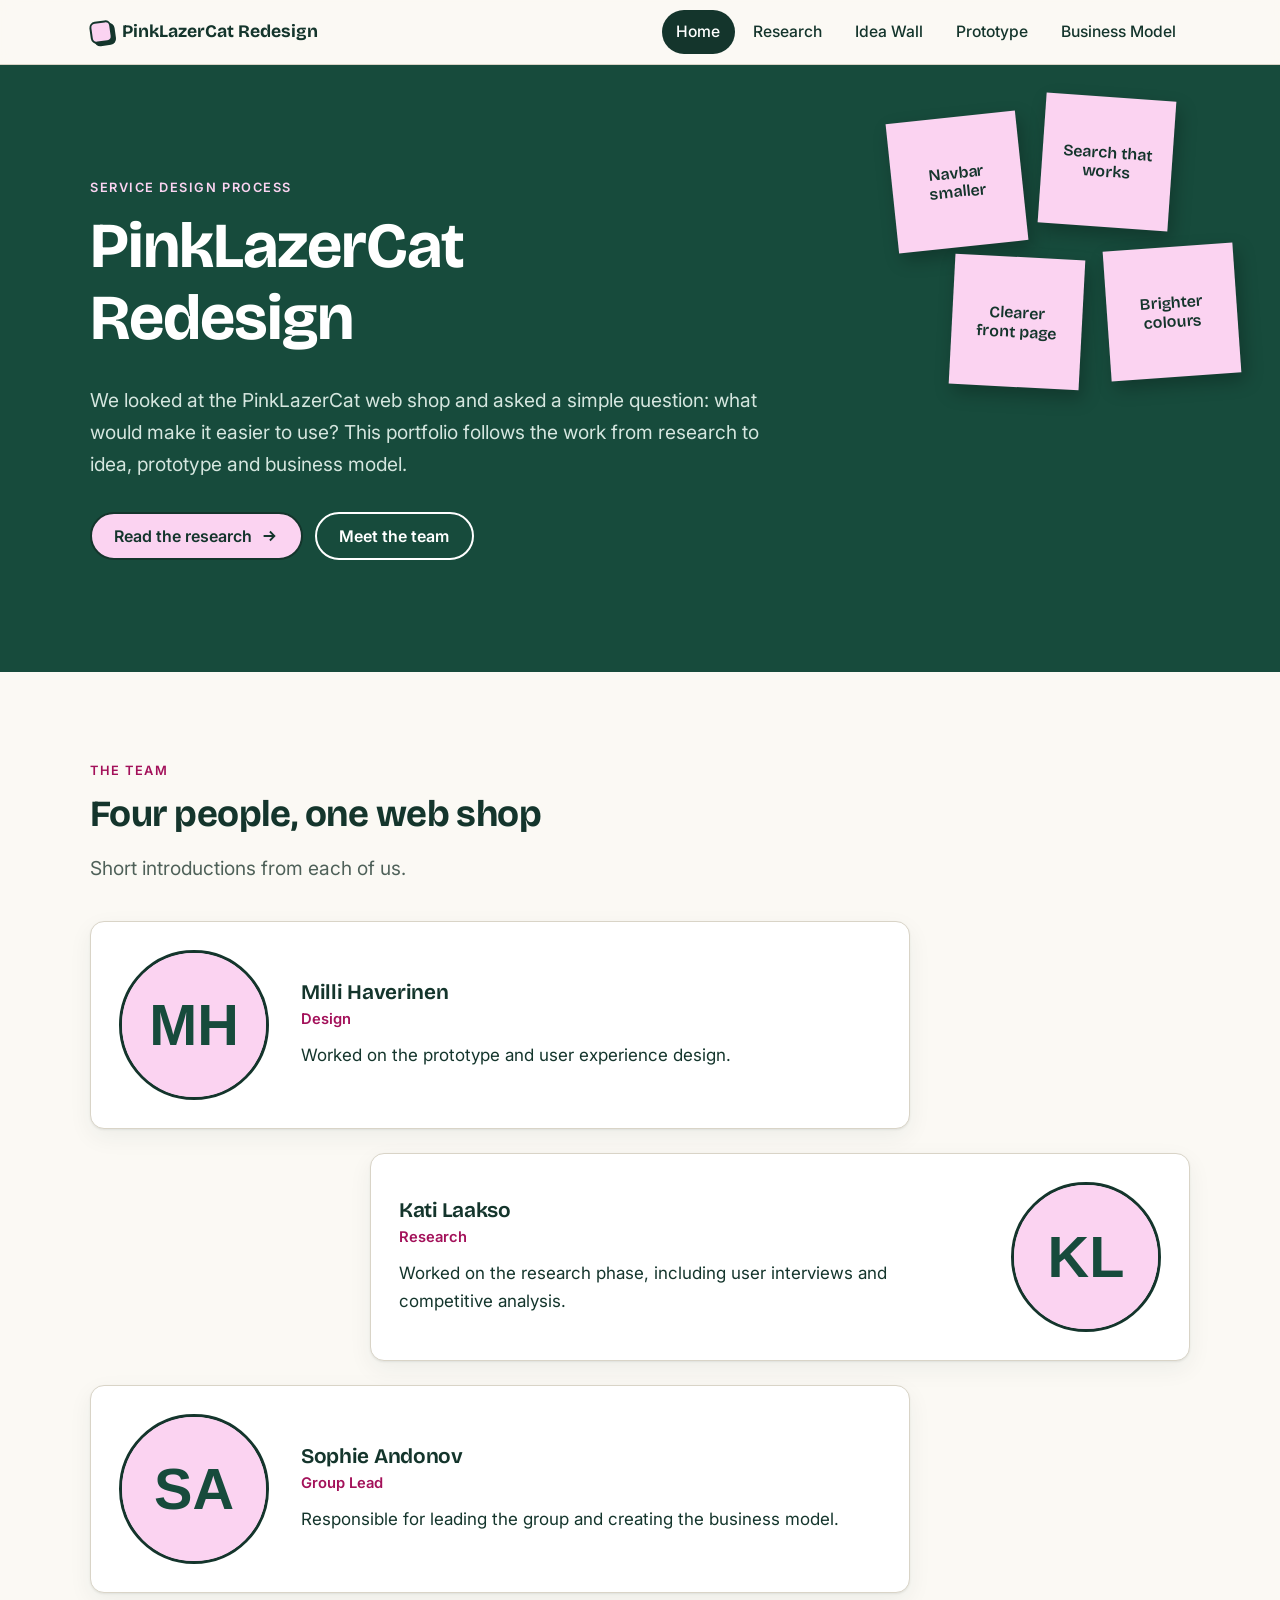
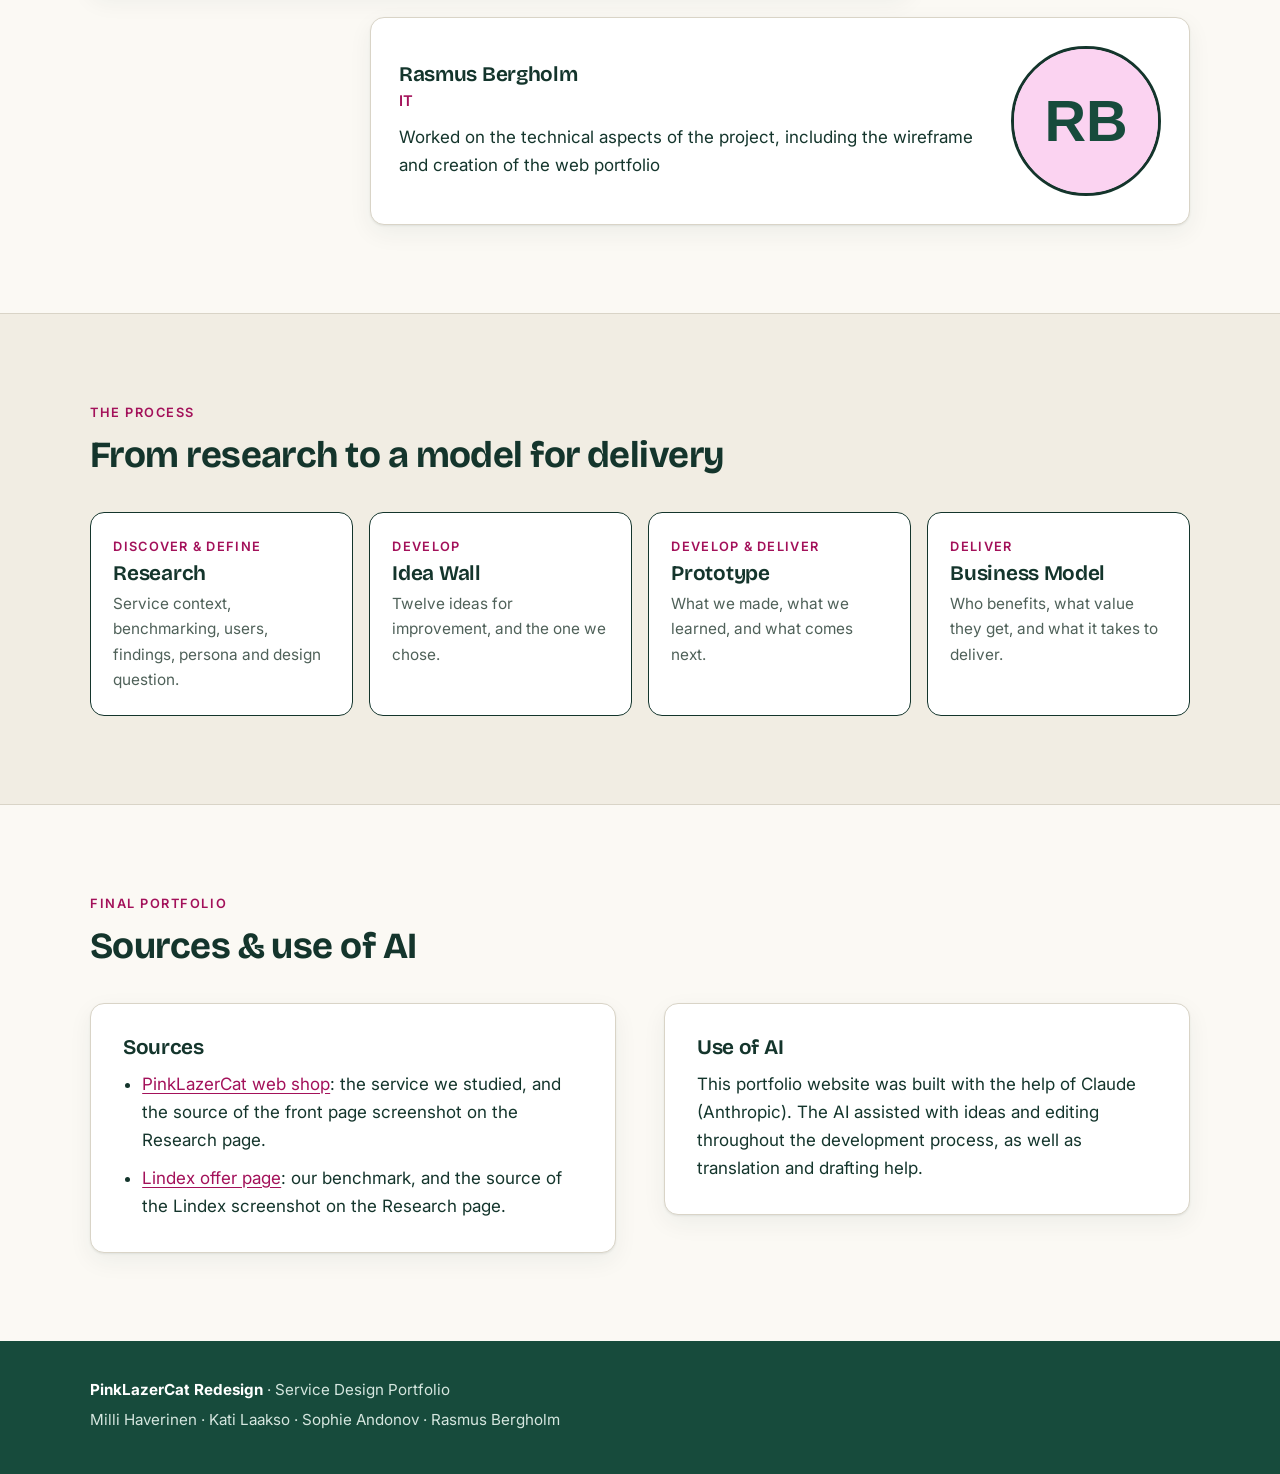
<file: index.html>
<!doctype html>
<html lang="en">
<head>
  <meta charset="utf-8">
  <meta name="viewport" content="width=device-width, initial-scale=1">
  <title>PinkLazerCat Redesign · Service Design Portfolio</title>
  <meta name="description" content="A service design portfolio: how our team looked at the PinkLazerCat web shop and proposed changes to make it easier to use.">
  <link rel="icon" href="images/favicon.svg" type="image/svg+xml">
  <link rel="preconnect" href="https://fonts.googleapis.com">
  <link rel="preconnect" href="https://fonts.gstatic.com" crossorigin>
  <link rel="stylesheet" href="https://fonts.googleapis.com/css2?family=Bricolage+Grotesque:opsz,wght@12..96,500..800&family=Inter:wght@400;500;600&display=swap">
  <link rel="stylesheet" href="css/style.css">
  <script>document.documentElement.classList.add('js')</script>
  <script src="js/main.js" defer></script>
</head>
<body>
  <a class="skip-link" href="#main">Skip to content</a>

  <header class="site-header">
    <div class="container header-inner">
      <a class="brand" href="index.html"><span class="brand-mark" aria-hidden="true"></span>PinkLazerCat Redesign</a>
      <button class="nav-toggle" type="button" aria-expanded="false" aria-controls="site-nav">
        <span class="sr-only">Menu</span><span class="bars" aria-hidden="true"></span>
      </button>
      <nav id="site-nav" class="site-nav" aria-label="Main">
        <ul>
          <li><a href="index.html" aria-current="page">Home</a></li>
          <li><a href="research.html">Research</a></li>
          <li><a href="ideas.html">Idea Wall</a></li>
          <li><a href="prototype.html">Prototype</a></li>
          <li><a href="business-model.html">Business Model</a></li>
        </ul>
      </nav>
    </div>
  </header>

  <main id="main">

    <!-- Hero: short project intro comes BEFORE the team -->
    <section class="hero">
      <div class="container">
        <p class="eyebrow">Service design process</p>
        <h1>PinkLazerCat Redesign</h1>
        <p class="lede">We looked at the PinkLazerCat web shop and asked a simple question: what would make it easier to use? This portfolio follows the work from research to idea, prototype and business model.</p>
        <div class="hero-actions">
          <a class="btn" href="research.html">Read the research
            <svg viewBox="0 0 20 20" fill="none" stroke="currentColor" stroke-width="2" aria-hidden="true"><path d="M4 10h12M11 5l5 5-5 5"/></svg>
          </a>
          <a class="btn btn--light" href="#team">Meet the team</a>
        </div>
      </div>
      <div class="hero-notes" aria-hidden="true">
        <span>Navbar smaller</span>
        <span>Search that works</span>
        <span>Clearer front page</span>
        <span>Brighter colours</span>
      </div>
    </section>

    <!-- Team: cards alternate left / right -->
    <section class="section" id="team">
      <div class="container">
        <div class="section-head">
          <p class="eyebrow">The team</p>
          <h2>Four people, one web shop</h2>
          <p class="lede">Short introductions from each of us.</p>
        </div>

        <!-- To swap a placeholder portrait: put your photo in images/team/ and change the src (and the alt text). -->
        <div class="team">
          <article class="member reveal">
            <img class="member-photo" src="images/team/milli-haverinen.svg" width="150" height="150" alt="Placeholder portrait for Milli Haverinen">
            <div class="member-body">
              <h3>Milli Haverinen</h3>
              <p class="member-role">Design</p>
              <p>Worked on the prototype and user experience design.</p>
            </div>
          </article>

          <article class="member reveal">
            <img class="member-photo" src="images/team/kati-laakso.svg" width="150" height="150" alt="Placeholder portrait for Kati Laakso">
            <div class="member-body">
              <h3>Kati Laakso</h3>
              <p class="member-role">Research</p>
              <p>Worked on the research phase, including user interviews and competitive analysis.</p>
            </div>
          </article>

          <article class="member reveal">
            <img class="member-photo" src="images/team/sophie-andonov.svg" width="150" height="150" alt="Placeholder portrait for Sophie Andonov">
            <div class="member-body">
              <h3>Sophie Andonov</h3>
              <p class="member-role">Group Lead</p>
              <p>Responsible for leading the group and creating the business model.</p>
            </div>
          </article>

          <article class="member reveal">
            <img class="member-photo" src="images/team/rasmus-bergholm.svg" width="150" height="150" alt="Placeholder portrait for Rasmus Bergholm">
            <div class="member-body">
              <h3>Rasmus Bergholm</h3>
              <p class="member-role">IT</p>
              <p>Worked on the technical aspects of the project, including the wireframe and creation of the web portfolio</p>
            </div>
          </article>
        </div>
      </div>
    </section>

    <!-- Journey: doorway to the other four pages -->
    <section class="section section--alt" id="journey">
      <div class="container">
        <div class="section-head">
          <p class="eyebrow">The process</p>
          <h2>From research to a model for delivery</h2>
        </div>
        <div class="journey">
          <a href="research.html" class="reveal">
            <span class="step">Discover &amp; Define</span>
            <h3>Research</h3>
            <p>Service context, benchmarking, users, findings, persona and design question.</p>
          </a>
          <a href="ideas.html" class="reveal">
            <span class="step">Develop</span>
            <h3>Idea Wall</h3>
            <p>Twelve ideas for improvement, and the one we chose.</p>
          </a>
          <a href="prototype.html" class="reveal">
            <span class="step">Develop &amp; Deliver</span>
            <h3>Prototype</h3>
            <p>What we made, what we learned, and what comes next.</p>
          </a>
          <a href="business-model.html" class="reveal">
            <span class="step">Deliver</span>
            <h3>Business Model</h3>
            <p>Who benefits, what value they get, and what it takes to deliver.</p>
          </a>
        </div>
      </div>
    </section>

    <!-- Sources and AI (final portfolio slide of the template) -->
    <section class="section" id="sources">
      <div class="container">
        <div class="section-head">
          <p class="eyebrow">Final portfolio</p>
          <h2>Sources &amp; use of AI</h2>
        </div>
        <div class="split">
          <div class="card reveal">
            <h3>Sources</h3>
            <ul class="sources">
              <li><a href="https://pinklazercat.com/">PinkLazerCat web shop</a>: the service we studied, and the source of the front page screenshot on the Research page.</li>
              <li><a href="https://www.lindex.com/fi/offer/cmwdfoutu2d1g06qrzkgoc9o4?hl=fi">Lindex offer page</a>: our benchmark, and the source of the Lindex screenshot on the Research page.</li>
            </ul>
          </div>
          <div class="card reveal">
            <h3>Use of AI</h3>
            <p>This portfolio website was built with the help of Claude (Anthropic). The AI assisted with ideas and editing throughout the development process, as well as translation and drafting help.</p>
          </div>
        </div>
      </div>
    </section>

  </main>

  <footer class="site-footer">
    <div class="container">
      <p><strong>PinkLazerCat Redesign</strong> · Service Design Portfolio</p>
      <p>Milli Haverinen · Kati Laakso · Sophie Andonov · Rasmus Bergholm</p>
    </div>
  </footer>
</body>
</html>
</file>
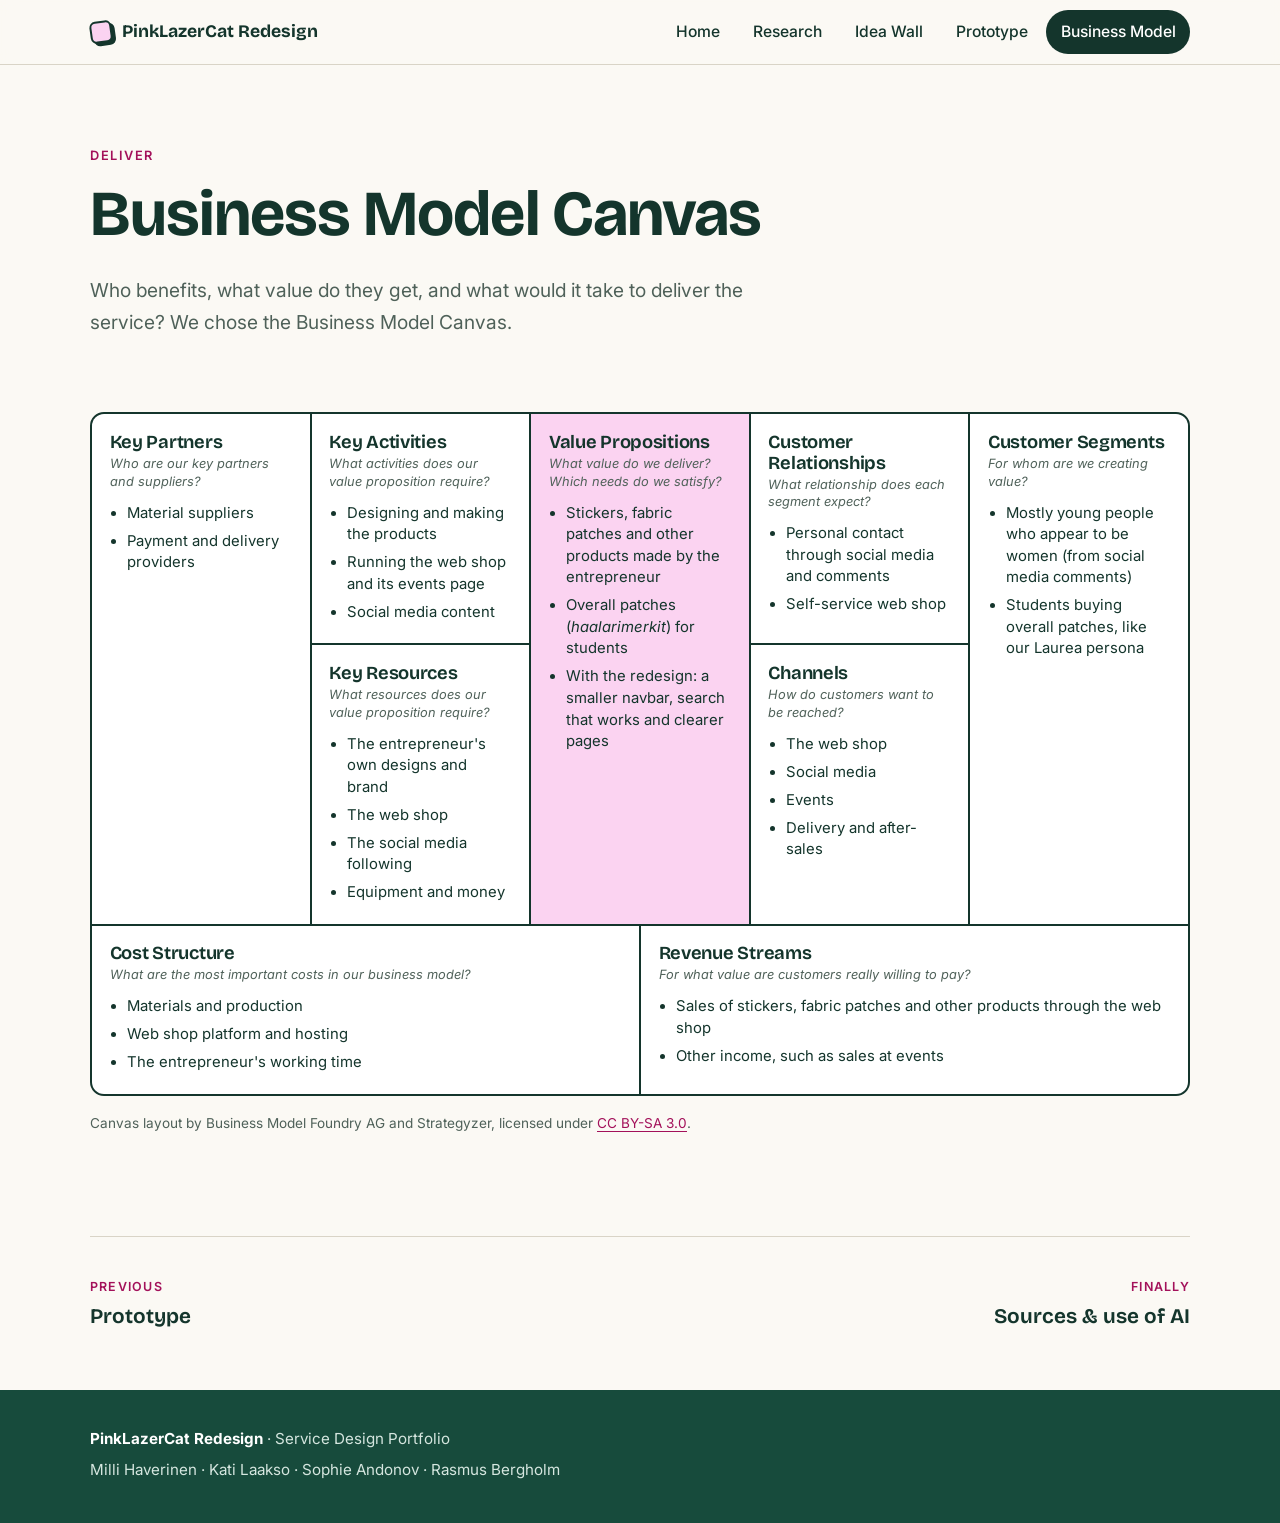
<file: business-model.html>
<!doctype html>
<html lang="en">
<head>
  <meta charset="utf-8">
  <meta name="viewport" content="width=device-width, initial-scale=1">
  <title>Business Model Canvas · PinkLazerCat Redesign</title>
  <meta name="description" content="A Business Model Canvas for the PinkLazerCat web shop: who benefits, what value they get, and what it takes to deliver.">
  <link rel="icon" href="images/favicon.svg" type="image/svg+xml">
  <link rel="preconnect" href="https://fonts.googleapis.com">
  <link rel="preconnect" href="https://fonts.gstatic.com" crossorigin>
  <link rel="stylesheet" href="https://fonts.googleapis.com/css2?family=Bricolage+Grotesque:opsz,wght@12..96,500..800&family=Inter:wght@400;500;600&display=swap">
  <link rel="stylesheet" href="css/style.css">
  <script>document.documentElement.classList.add('js')</script>
  <script src="js/main.js" defer></script>
</head>
<body>
  <a class="skip-link" href="#main">Skip to content</a>

  <header class="site-header">
    <div class="container header-inner">
      <a class="brand" href="index.html"><span class="brand-mark" aria-hidden="true"></span>PinkLazerCat Redesign</a>
      <button class="nav-toggle" type="button" aria-expanded="false" aria-controls="site-nav">
        <span class="sr-only">Menu</span><span class="bars" aria-hidden="true"></span>
      </button>
      <nav id="site-nav" class="site-nav" aria-label="Main">
        <ul>
          <li><a href="index.html">Home</a></li>
          <li><a href="research.html">Research</a></li>
          <li><a href="ideas.html">Idea Wall</a></li>
          <li><a href="prototype.html">Prototype</a></li>
          <li><a href="business-model.html" aria-current="page">Business Model</a></li>
        </ul>
      </nav>
    </div>
  </header>

  <main id="main">

    <section class="page-hero">
      <div class="container">
        <p class="eyebrow">Deliver</p>
        <h1>Business Model Canvas</h1>
        <p class="lede">Who benefits, what value do they get, and what would it take to deliver the service? We chose the Business Model Canvas.</p>
      </div>
    </section>

    <section class="section" style="padding-top:1rem">
      <div class="container">

        <!-- Order in the HTML = reading order on a phone. The desktop grid places each block by class. -->
        <div class="bmc">

          <section class="bmc-block bmc-block--vp b-vp" aria-labelledby="bmc-vp">
            <h3 id="bmc-vp">Value Propositions</h3>
            <p class="prompt">What value do we deliver? Which needs do we satisfy?</p>
            <ul>
              <li>Stickers, fabric patches and other products made by the entrepreneur</li>
              <li>Overall patches (<em>haalarimerkit</em>) for students</li>
              <li>With the redesign: a smaller navbar, search that works and clearer pages</li>
            </ul>
          </section>

          <section class="bmc-block b-cs" aria-labelledby="bmc-cs">
            <h3 id="bmc-cs">Customer Segments</h3>
            <p class="prompt">For whom are we creating value?</p>
            <ul>
              <li>Mostly young people who appear to be women (from social media comments)</li>
              <li>Students buying overall patches, like our Laurea persona</li>
            </ul>
          </section>

          <section class="bmc-block b-cr" aria-labelledby="bmc-cr">
            <h3 id="bmc-cr">Customer Relationships</h3>
            <p class="prompt">What relationship does each segment expect?</p>
            <ul>
              <li>Personal contact through social media and comments</li>
              <li>Self-service web shop</li>
            </ul>
          </section>

          <section class="bmc-block b-ch" aria-labelledby="bmc-ch">
            <h3 id="bmc-ch">Channels</h3>
            <p class="prompt">How do customers want to be reached?</p>
            <ul>
              <li>The web shop</li>
              <li>Social media</li>
              <li>Events</li>
              <li>Delivery and after-sales</li>
            </ul>
          </section>

          <section class="bmc-block b-kp" aria-labelledby="bmc-kp">
            <h3 id="bmc-kp">Key Partners</h3>
            <p class="prompt">Who are our key partners and suppliers?</p>
            <ul>
              <li>Material suppliers </li>
              <li>Payment and delivery providers </li>
            </ul>
          </section>

          <section class="bmc-block b-ka" aria-labelledby="bmc-ka">
            <h3 id="bmc-ka">Key Activities</h3>
            <p class="prompt">What activities does our value proposition require?</p>
            <ul>
              <li>Designing and making the products</li>
              <li>Running the web shop and its events page</li>
              <li>Social media content</li>
            </ul>
          </section>

          <section class="bmc-block b-kr" aria-labelledby="bmc-kr">
            <h3 id="bmc-kr">Key Resources</h3>
            <p class="prompt">What resources does our value proposition require?</p>
            <ul>
              <li>The entrepreneur's own designs and brand</li>
              <li>The web shop</li>
              <li>The social media following</li>
              <li>Equipment and money</li>
            </ul>
          </section>

          <section class="bmc-block b-cost" aria-labelledby="bmc-cost">
            <h3 id="bmc-cost">Cost Structure</h3>
            <p class="prompt">What are the most important costs in our business model?</p>
            <ul>
              <li>Materials and production </li>
              <li>Web shop platform and hosting </li>
              <li>The entrepreneur's working time</li>
            </ul>
          </section>

          <section class="bmc-block b-rev" aria-labelledby="bmc-rev">
            <h3 id="bmc-rev">Revenue Streams</h3>
            <p class="prompt">For what value are customers really willing to pay?</p>
            <ul>
              <li>Sales of stickers, fabric patches and other products through the web shop</li>
              <li>Other income, such as sales at events</li>
            </ul>
          </section>

        </div>

        <p class="credit">Canvas layout by Business Model Foundry AG and Strategyzer, licensed under <a href="http://creativecommons.org/licenses/by-sa/3.0/">CC BY-SA 3.0</a>.</p>
      </div>
    </section>

    <div class="container">
      <nav class="pager" aria-label="Page navigation">
        <a href="prototype.html"><small>Previous</small><span>Prototype</span></a>
        <a class="next" href="index.html#sources"><small>Finally</small><span>Sources &amp; use of AI</span></a>
      </nav>
    </div>

  </main>

  <footer class="site-footer">
    <div class="container">
      <p><strong>PinkLazerCat Redesign</strong> · Service Design Portfolio</p>
      <p>Milli Haverinen · Kati Laakso · Sophie Andonov · Rasmus Bergholm</p>
    </div>
  </footer>
</body>
</html>
</file>
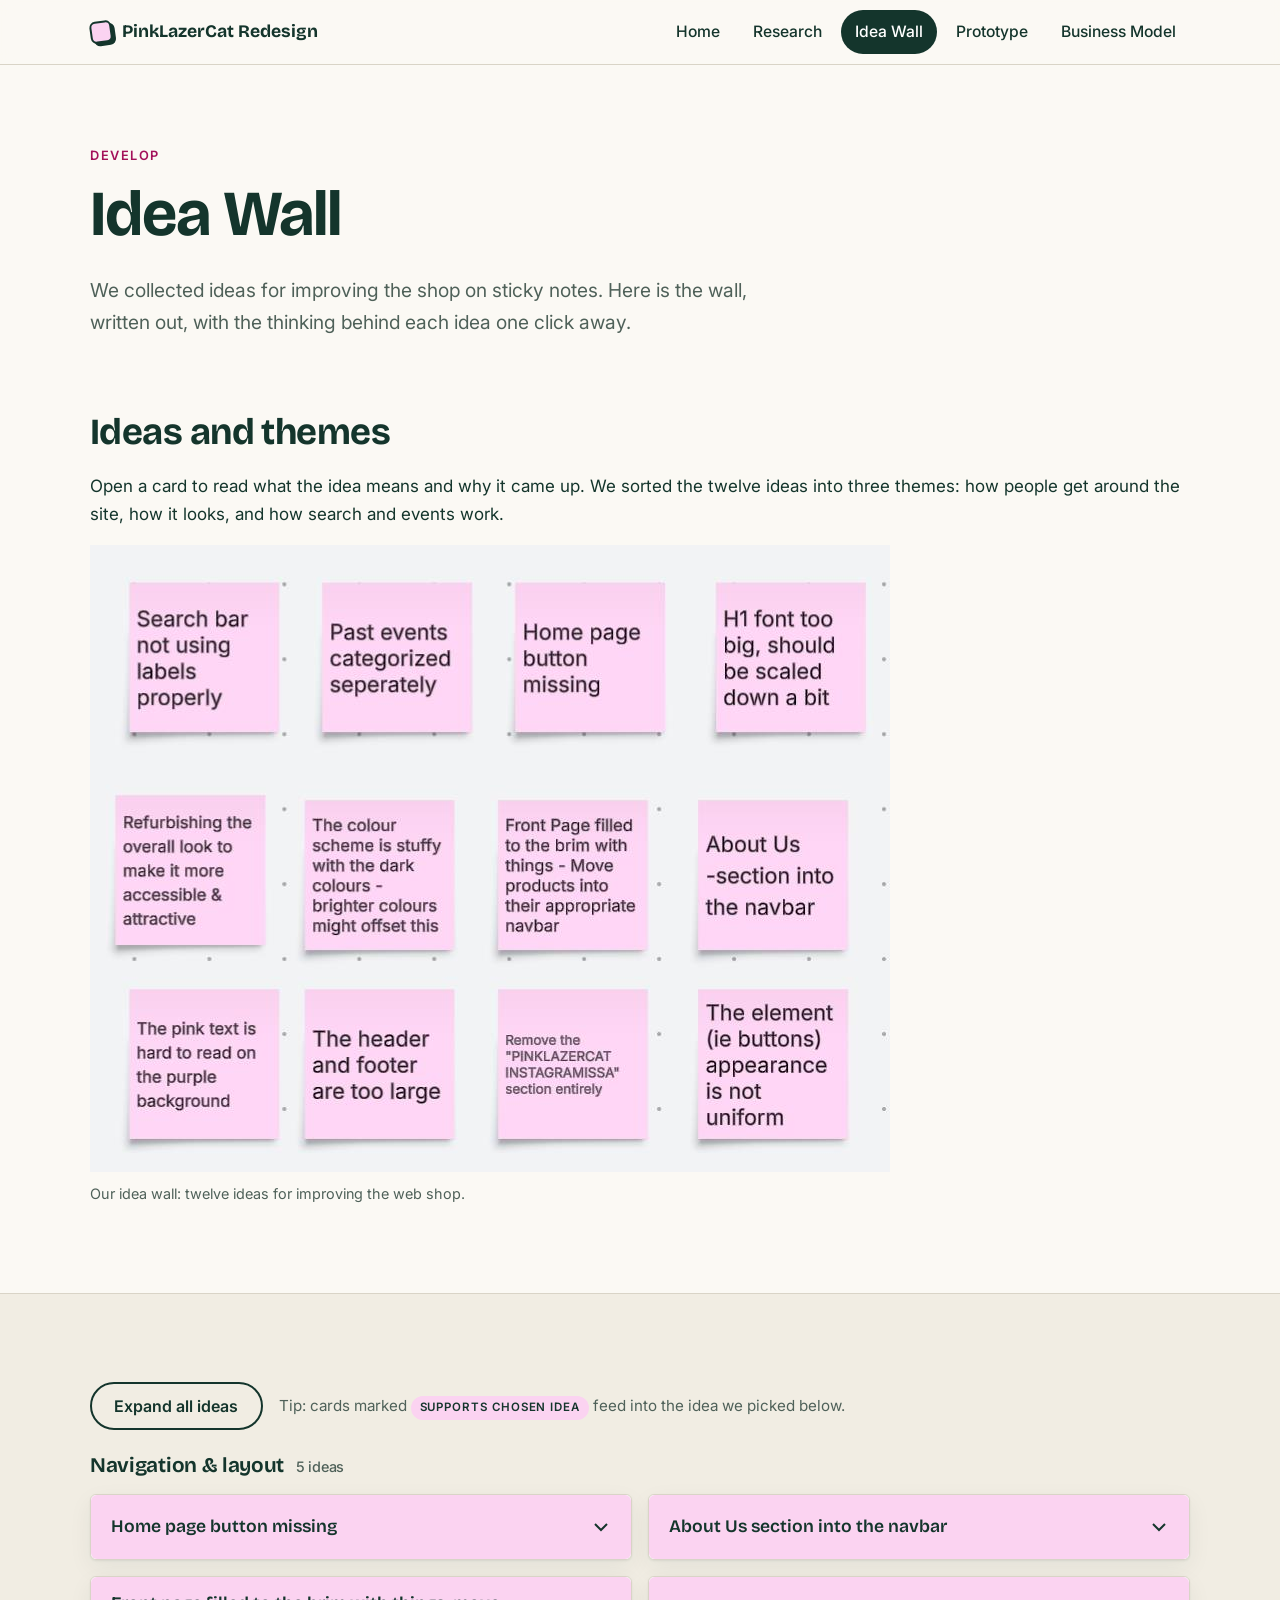
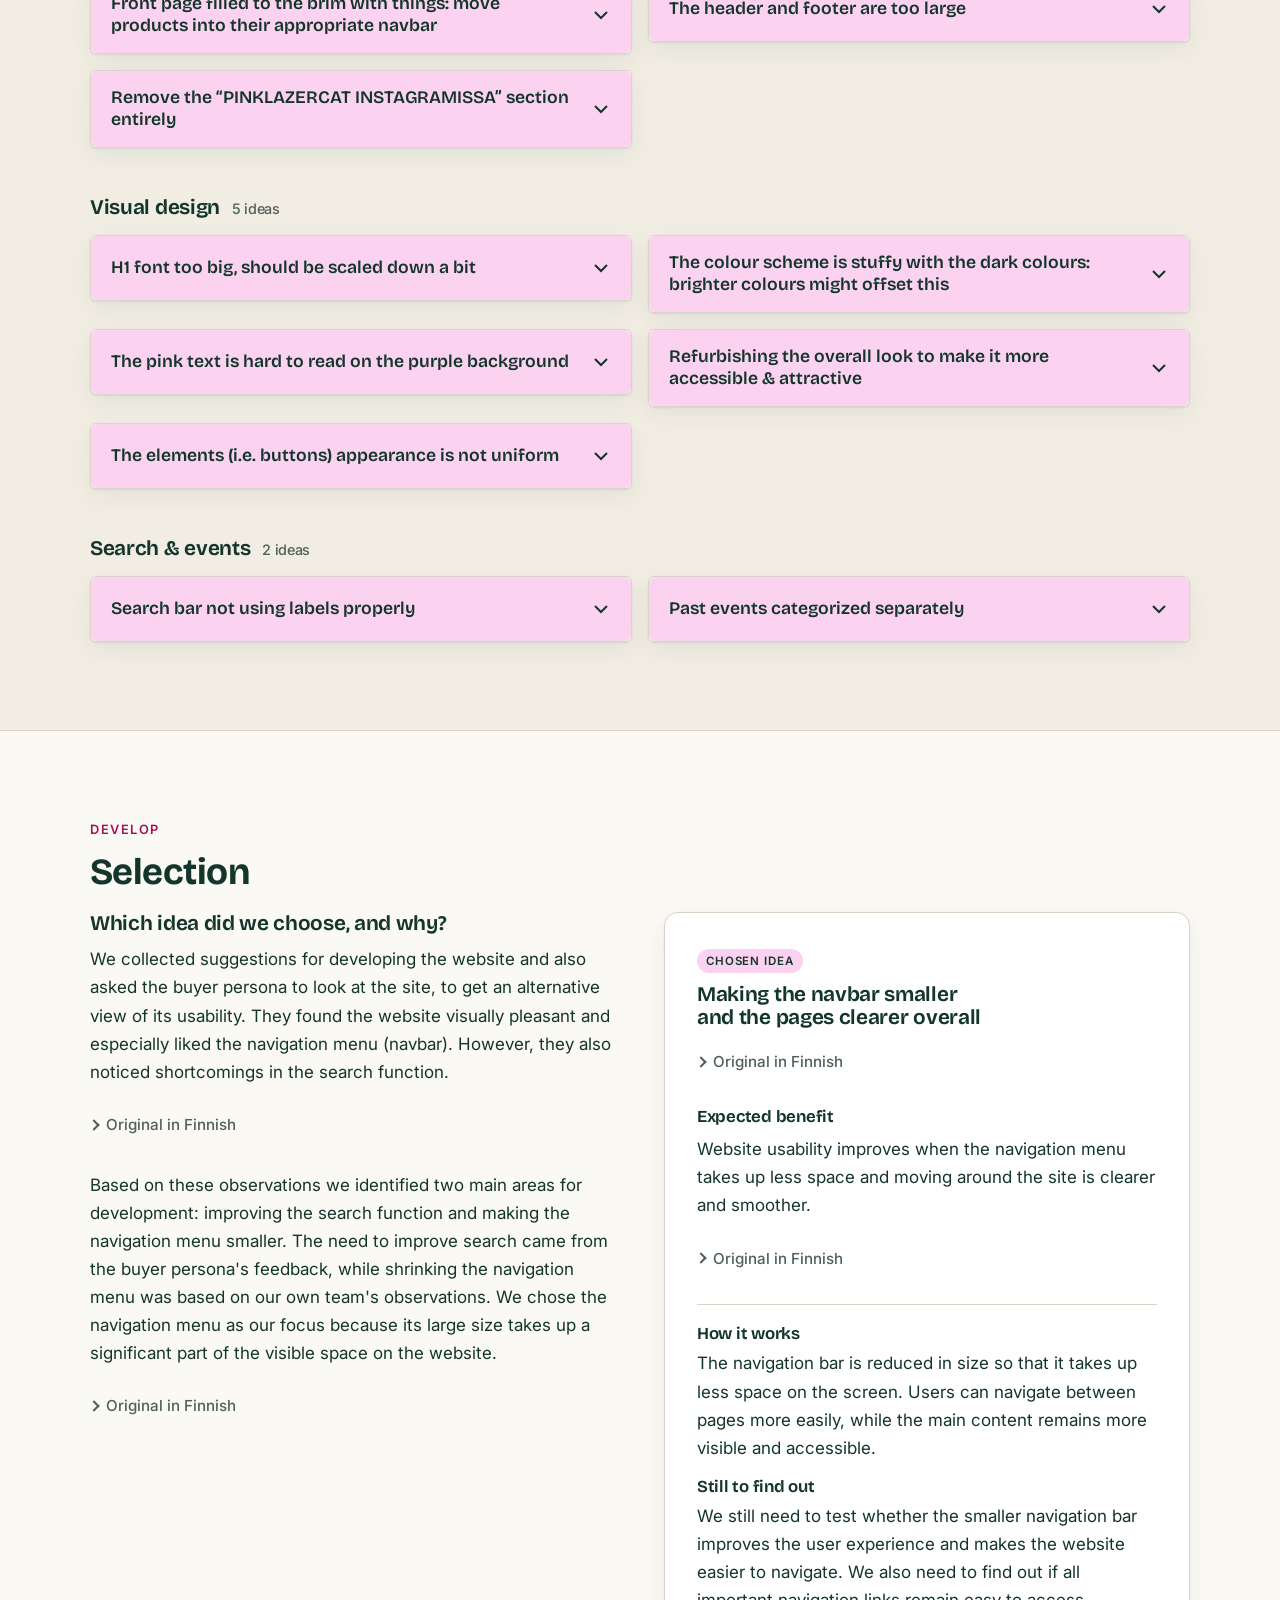
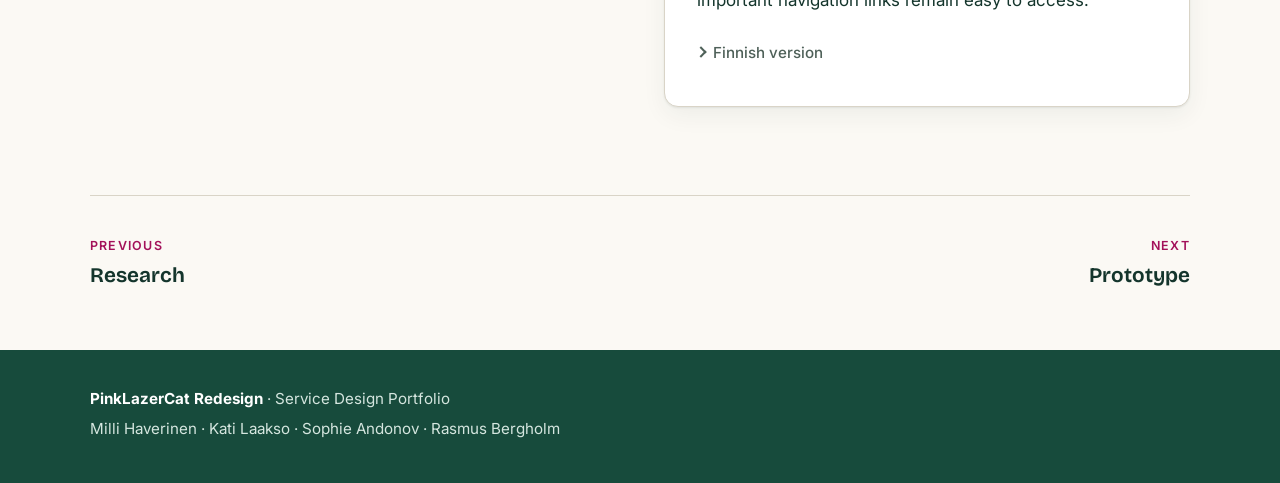
<file: ideas.html>
<!doctype html>
<html lang="en">
<head>
  <meta charset="utf-8">
  <meta name="viewport" content="width=device-width, initial-scale=1">
  <title>Idea Wall · PinkLazerCat Redesign</title>
  <meta name="description" content="Twelve improvement ideas for the PinkLazerCat web shop, grouped by theme, and the idea our team chose.">
  <link rel="icon" href="images/favicon.svg" type="image/svg+xml">
  <link rel="preconnect" href="https://fonts.googleapis.com">
  <link rel="preconnect" href="https://fonts.gstatic.com" crossorigin>
  <link rel="stylesheet" href="https://fonts.googleapis.com/css2?family=Bricolage+Grotesque:opsz,wght@12..96,500..800&family=Inter:wght@400;500;600&display=swap">
  <link rel="stylesheet" href="css/style.css">
  <script>document.documentElement.classList.add('js')</script>
  <script src="js/main.js" defer></script>
</head>
<body>
  <a class="skip-link" href="#main">Skip to content</a>

  <header class="site-header">
    <div class="container header-inner">
      <a class="brand" href="index.html"><span class="brand-mark" aria-hidden="true"></span>PinkLazerCat Redesign</a>
      <button class="nav-toggle" type="button" aria-expanded="false" aria-controls="site-nav">
        <span class="sr-only">Menu</span><span class="bars" aria-hidden="true"></span>
      </button>
      <nav id="site-nav" class="site-nav" aria-label="Main">
        <ul>
          <li><a href="index.html">Home</a></li>
          <li><a href="research.html">Research</a></li>
          <li><a href="ideas.html" aria-current="page">Idea Wall</a></li>
          <li><a href="prototype.html">Prototype</a></li>
          <li><a href="business-model.html">Business Model</a></li>
        </ul>
      </nav>
    </div>
  </header>

  <main id="main">

    <section class="page-hero">
      <div class="container">
        <p class="eyebrow">Develop</p>
        <h1>Idea Wall</h1>
        <p class="lede">We collected ideas for improving the shop on sticky notes. Here is the wall, written out, with the thinking behind each idea one click away.</p>
      </div>
    </section>

    <!-- The wall itself -->
    <section class="section" style="padding-top:1rem">
      <div class="container">
        <div class="reveal">
          <h2>Ideas and themes</h2>
          <p>Open a card to read what the idea means and why it came up. We sorted the twelve ideas into three themes: how people get around the site, how it looks, and how search and events work.</p>
        </div>
        <figure class="reveal">
          <img src="images/idea-wall.jpg" width="800" height="627" alt="Twelve pink sticky notes with improvement ideas, such as: search bar not using labels properly, past events categorized separately, home page button missing, H1 font too big." loading="lazy">
          <figcaption>Our idea wall: twelve ideas for improving the web shop.</figcaption>
        </figure>
      </div>
    </section>

    <!-- Idea cards -->
    <section class="section section--alt">
      <div class="container">
        <div class="idea-tools">
          <button type="button" class="btn btn--ghost" id="toggle-all" aria-expanded="false">Expand all ideas</button>
          <p>Tip: cards marked <span class="tag">Supports chosen idea</span> feed into the idea we picked below.</p>
        </div>

        <div class="idea-group">
          <h3>Navigation &amp; layout <small>5 ideas</small></h3>
          <div class="ideas">

            <details class="idea">
              <summary><span>Home page button missing</span>
                <svg viewBox="0 0 20 20" fill="none" stroke="currentColor" stroke-width="2" aria-hidden="true"><path d="M4 7l6 6 6-6"/></svg></summary>
              <div class="idea-body">
                <p>There is no clear way back to the front page from the inner pages.</p>
                <p>A visible home button, or a logo that links to the front page, would let visitors start over without using the browser's back button.</p>
              </div>
            </details>

            <details class="idea">
              <summary><span>About Us section into the navbar</span>
                <svg viewBox="0 0 20 20" fill="none" stroke="currentColor" stroke-width="2" aria-hidden="true"><path d="M4 7l6 6 6-6"/></svg></summary>
              <div class="idea-body">
                <p>Move the About Us content into the navigation, so visitors can find the story behind the shop in one click and the front page has less to carry.</p>
                <div class="tags"><span class="tag">Supports chosen idea</span></div>
              </div>
            </details>

            <details class="idea">
              <summary><span>Front page filled to the brim with things: move products into their appropriate navbar</span>
                <svg viewBox="0 0 20 20" fill="none" stroke="currentColor" stroke-width="2" aria-hidden="true"><path d="M4 7l6 6 6-6"/></svg></summary>
              <div class="idea-body">
                <p>The front page shows too much at once. Product groups could live under their own navbar entries, so the front page stays calm and easy to scan.</p>
                <div class="tags"><span class="tag">Supports chosen idea</span></div>
              </div>
            </details>

            <details class="idea">
              <summary><span>The header and footer are too large</span>
                <svg viewBox="0 0 20 20" fill="none" stroke="currentColor" stroke-width="2" aria-hidden="true"><path d="M4 7l6 6 6-6"/></svg></summary>
              <div class="idea-body">
                <p>Both take up a lot of screen space. Slimmer versions leave more room for the actual content. This matches our finding that the navbar covers almost half of the view.</p>
                <div class="tags"><span class="tag">Supports chosen idea</span></div>
              </div>
            </details>

            <details class="idea">
              <summary><span>Remove the “PINKLAZERCAT INSTAGRAMISSA” section entirely</span>
                <svg viewBox="0 0 20 20" fill="none" stroke="currentColor" stroke-width="2" aria-hidden="true"><path d="M4 7l6 6 6-6"/></svg></summary>
              <div class="idea-body">
                <p>The section heading is Finnish for “PinkLazerCat on Instagram”. It makes the front page longer and busier. Removing it, or replacing it with a small link to the account, would simplify the page.</p>
              </div>
            </details>

          </div>
        </div>

        <div class="idea-group">
          <h3>Visual design <small>5 ideas</small></h3>
          <div class="ideas">

            <details class="idea">
              <summary><span>H1 font too big, should be scaled down a bit</span>
                <svg viewBox="0 0 20 20" fill="none" stroke="currentColor" stroke-width="2" aria-hidden="true"><path d="M4 7l6 6 6-6"/></svg></summary>
              <div class="idea-body">
                <p>The main headings are very large and dominate the page. A slightly smaller size keeps the hierarchy clear while giving the content more room.</p>
              </div>
            </details>

            <details class="idea">
              <summary><span>The colour scheme is stuffy with the dark colours: brighter colours might offset this</span>
                <svg viewBox="0 0 20 20" fill="none" stroke="currentColor" stroke-width="2" aria-hidden="true"><path d="M4 7l6 6 6-6"/></svg></summary>
              <div class="idea-body">
                <p>The dark colours make the pages feel heavy. Brighter colours could make the shop feel lighter and more inviting. This links to our finding that the pages feel stuffy.</p>
              </div>
            </details>

            <details class="idea">
              <summary><span>The pink text is hard to read on the purple background</span>
                <svg viewBox="0 0 20 20" fill="none" stroke="currentColor" stroke-width="2" aria-hidden="true"><path d="M4 7l6 6 6-6"/></svg></summary>
              <div class="idea-body">
                <p>Pink text on a purple background has weak contrast. Changing the text colour or the background would make it readable for everyone.</p>
              </div>
            </details>

            <details class="idea">
              <summary><span>Refurbishing the overall look to make it more accessible &amp; attractive</span>
                <svg viewBox="0 0 20 20" fill="none" stroke="currentColor" stroke-width="2" aria-hidden="true"><path d="M4 7l6 6 6-6"/></svg></summary>
              <div class="idea-body">
                <p>A wider refresh of the site's look, covering colours, type and spacing, so that the shop is both nicer to look at and easier to use.</p>
              </div>
            </details>

            <details class="idea">
              <summary><span>The elements (i.e. buttons) appearance is not uniform</span>
                <svg viewBox="0 0 20 20" fill="none" stroke="currentColor" stroke-width="2" aria-hidden="true"><path d="M4 7l6 6 6-6"/></svg></summary>
              <div class="idea-body">
                <p>Buttons and other elements look different from page to page. One consistent style would make the site feel more trustworthy and easier to learn.</p>
              </div>
            </details>

          </div>
        </div>

        <div class="idea-group">
          <h3>Search &amp; events <small>2 ideas</small></h3>
          <div class="ideas">

            <details class="idea">
              <summary><span>Search bar not using labels properly</span>
                <svg viewBox="0 0 20 20" fill="none" stroke="currentColor" stroke-width="2" aria-hidden="true"><path d="M4 7l6 6 6-6"/></svg></summary>
              <div class="idea-body">
                <p>The search does not use labels in a way that helps people find products. This answers our finding that search does not work as expected.</p>
                <div class="tags"><span class="tag">Noticed by our persona</span></div>
              </div>
            </details>

            <details class="idea">
              <summary><span>Past events categorized separately</span>
                <svg viewBox="0 0 20 20" fill="none" stroke="currentColor" stroke-width="2" aria-hidden="true"><path d="M4 7l6 6 6-6"/></svg></summary>
              <div class="idea-body">
                <p>Old events stay in the events list. Moving them to their own section keeps current events easy to see. This answers our finding that the events page should be updated more often.</p>
              </div>
            </details>

          </div>
        </div>
      </div>
    </section>

    <!-- Selection -->
    <section class="section" id="selection">
      <div class="container">
        <p class="eyebrow">Develop</p>
        <h2>Selection</h2>
        <div class="split">
          <div class="selection-quote reveal">
            <h3>Which idea did we choose, and why?</h3>
            <p>We collected suggestions for developing the website and also asked the buyer persona to look at the site, to get an alternative view of its usability. They found the website visually pleasant and especially liked the navigation menu (navbar). However, they also noticed shortcomings in the search function.</p>
            <details class="orig">
              <summary>Original in Finnish</summary>
              <blockquote class="fi" lang="fi">Keräsimme verkkosivujen kehitysehdotuksia ja pyysimme myös ostajapersoonaa tarkastelemaan sivustoa saadaksemme vaihtoehtoisen näkökulman sen käytettävyyteen. Hänen mielestään verkkosivut olivat visuaalisesti miellyttävät, ja hän piti erityisesti navigointivalikosta. Hän kuitenkin huomasi myös hakutoiminnon puutteet.</blockquote>
            </details>
            <p>Based on these observations we identified two main areas for development: improving the search function and making the navigation menu smaller. The need to improve search came from the buyer persona's feedback, while shrinking the navigation menu was based on our own team's observations. We chose the navigation menu as our focus because its large size takes up a significant part of the visible space on the website.</p>
            <details class="orig">
              <summary>Original in Finnish</summary>
              <blockquote class="fi" lang="fi">Havaintojen perusteella tunnistimme kaksi keskeistä kehityskohdetta: hakutoiminnon parantamisen ja navigointivalikon pienentämisen. Hakutoiminnon kehitystarve nousi esiin ostajapersoonan palautteesta, kun taas navigointivalikon pienentäminen perustui ryhmämme omiin havaintoihin. Valitsimme navigointivalikon kehityskohteeksi, koska sen suuri koko vie huomattavan osan verkkosivujen näkyvästä tilasta.</blockquote>
            </details>
          </div>

          <div class="card reveal">
            <span class="tag">Chosen idea</span>
            <h3 style="margin-top:.6rem">Making the navbar smaller and the pages clearer overall</h3>
            <details class="orig">
              <summary>Original in Finnish</summary>
              <p class="fi" lang="fi">Navbarin pienentäminen ja sivujen yleinen selkeyttäminen</p>
            </details>
            <h4>Expected benefit</h4>
            <p>Website usability improves when the navigation menu takes up less space and moving around the site is clearer and smoother.</p>
            <details class="orig">
              <summary>Original in Finnish</summary>
              <blockquote class="fi" lang="fi">Verkkosivujen käytettävyys paranee, kun navigointivalikko vie vähemmän tilaa ja sivustolla liikkuminen on selkeämpää ja sujuvampaa.</blockquote>
            </details>
            <div class="impl">
              <h4>How it works</h4>
              <p>The navigation bar is reduced in size so that it takes up less space on the screen. Users can navigate between pages more easily, while the main content remains more visible and accessible.</p>
              <h4>Still to find out</h4>
              <p>We still need to test whether the smaller navigation bar improves the user experience and makes the website easier to navigate. We also need to find out if all important navigation links remain easy to access.</p>
              <details class="orig">
                <summary>Finnish version</summary>
                <blockquote class="fi" lang="fi">Navigointipalkkia pienennetään, jotta se vie vähemmän tilaa näytöltä. Käyttäjät voivat siirtyä sivujen välillä helpommin, ja pääsisältö pysyy paremmin näkyvillä ja saavutettavissa.</blockquote>
                <blockquote class="fi" lang="fi">Meidän täytyy vielä testata, parantaako pienempi navigointipalkki käyttökokemusta ja helpottaako se verkkosivuston selaamista. Lisäksi meidän täytyy selvittää, pysyvätkö kaikki tärkeät navigointilinkit helposti löydettävissä.</blockquote>
              </details>
            </div>
          </div>
        </div>
      </div>
    </section>

    <div class="container">
      <nav class="pager" aria-label="Page navigation">
        <a href="research.html"><small>Previous</small><span>Research</span></a>
        <a class="next" href="prototype.html"><small>Next</small><span>Prototype</span></a>
      </nav>
    </div>

  </main>

  <footer class="site-footer">
    <div class="container">
      <p><strong>PinkLazerCat Redesign</strong> · Service Design Portfolio</p>
      <p>Milli Haverinen · Kati Laakso · Sophie Andonov · Rasmus Bergholm</p>
    </div>
  </footer>
</body>
</html>
</file>
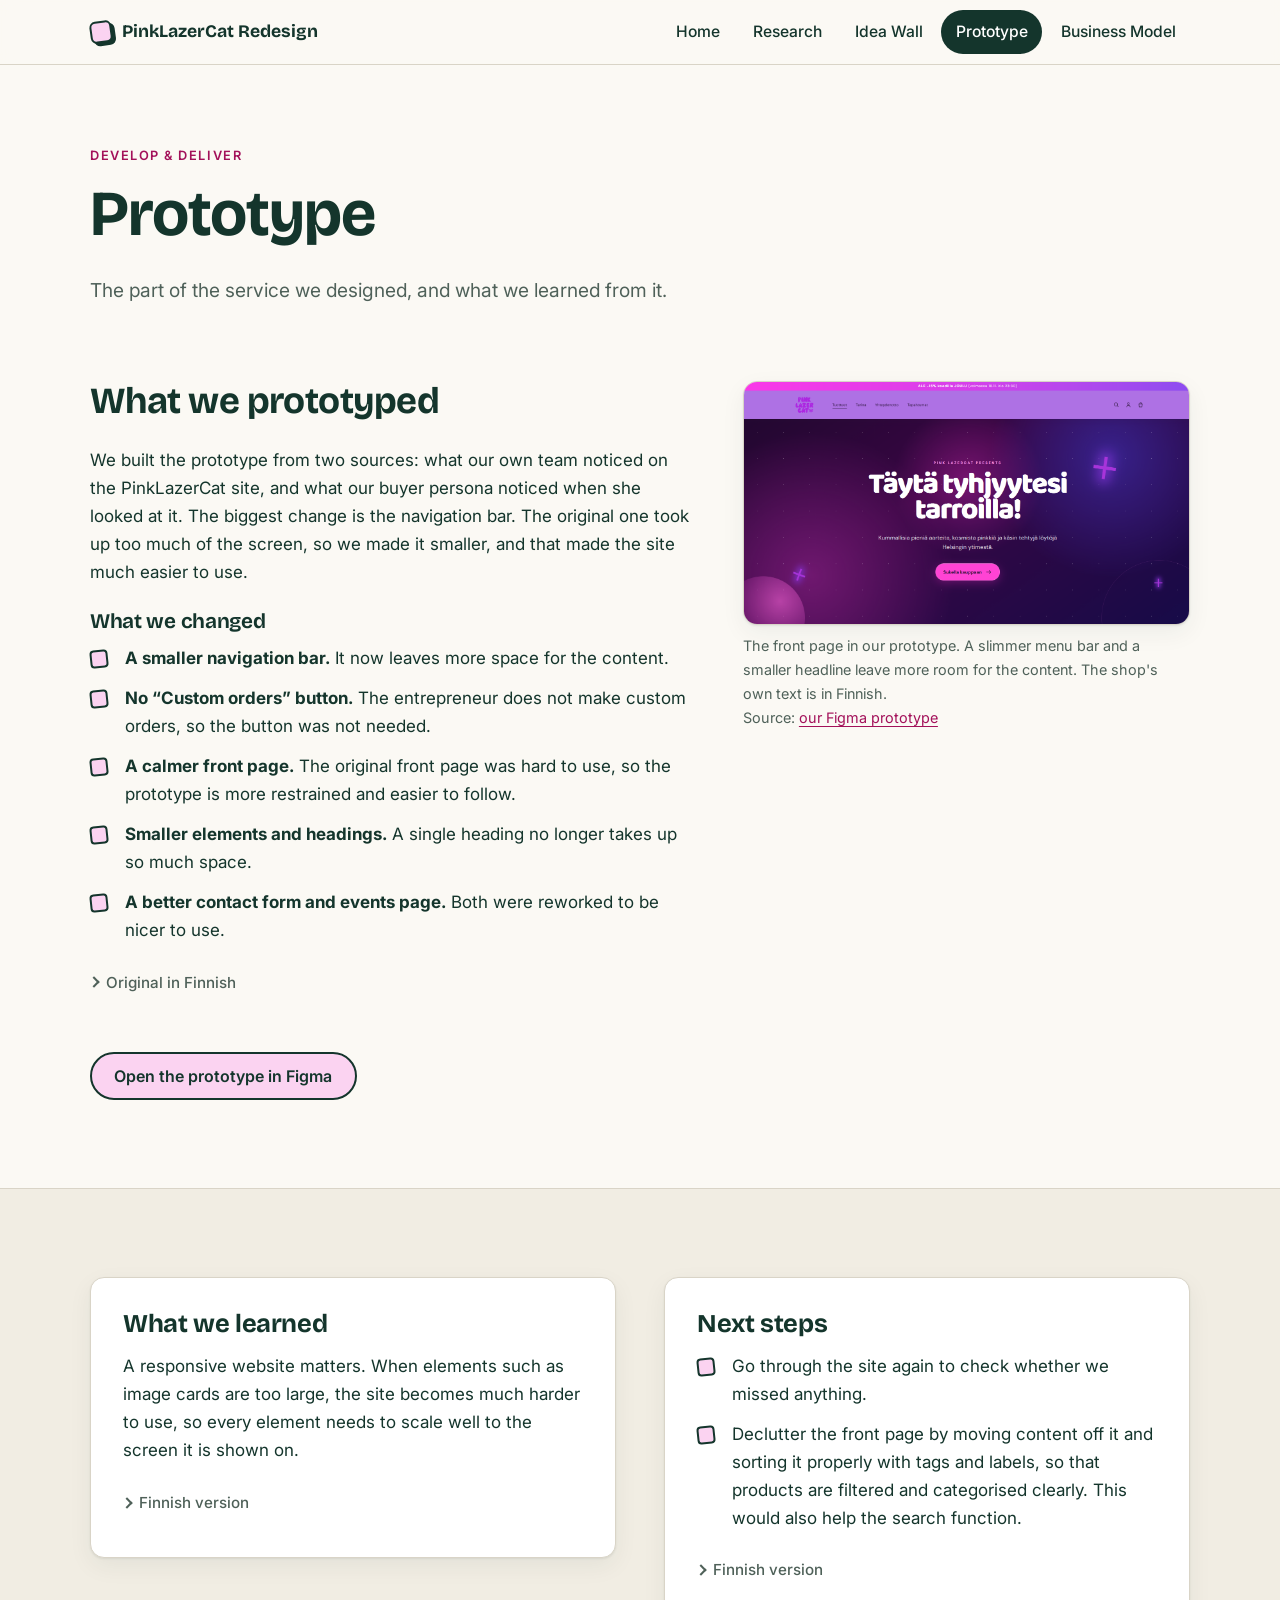
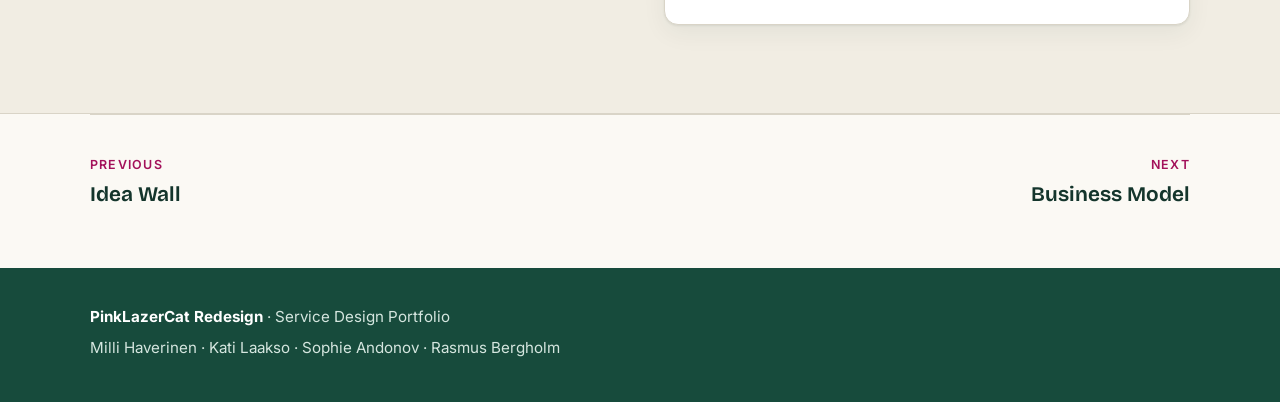
<file: prototype.html>
<!doctype html>
<html lang="en">
<head>
  <meta charset="utf-8">
  <meta name="viewport" content="width=device-width, initial-scale=1">
  <title>Prototype · PinkLazerCat Redesign</title>
  <meta name="description" content="The prototype for the PinkLazerCat web shop redesign: what we made, what we learned, and what comes next.">
  <link rel="icon" href="images/favicon.svg" type="image/svg+xml">
  <link rel="preconnect" href="https://fonts.googleapis.com">
  <link rel="preconnect" href="https://fonts.gstatic.com" crossorigin>
  <link rel="stylesheet" href="https://fonts.googleapis.com/css2?family=Bricolage+Grotesque:opsz,wght@12..96,500..800&family=Inter:wght@400;500;600&display=swap">
  <link rel="stylesheet" href="css/style.css">
  <script>document.documentElement.classList.add('js')</script>
  <script src="js/main.js" defer></script>
</head>
<body>
  <a class="skip-link" href="#main">Skip to content</a>

  <header class="site-header">
    <div class="container header-inner">
      <a class="brand" href="index.html"><span class="brand-mark" aria-hidden="true"></span>PinkLazerCat Redesign</a>
      <button class="nav-toggle" type="button" aria-expanded="false" aria-controls="site-nav">
        <span class="sr-only">Menu</span><span class="bars" aria-hidden="true"></span>
      </button>
      <nav id="site-nav" class="site-nav" aria-label="Main">
        <ul>
          <li><a href="index.html">Home</a></li>
          <li><a href="research.html">Research</a></li>
          <li><a href="ideas.html">Idea Wall</a></li>
          <li><a href="prototype.html" aria-current="page">Prototype</a></li>
          <li><a href="business-model.html">Business Model</a></li>
        </ul>
      </nav>
    </div>
  </header>

  <main id="main">

    <section class="page-hero">
      <div class="container">
        <p class="eyebrow">Develop &amp; Deliver</p>
        <h1>Prototype</h1>
        <p class="lede">The part of the service we designed, and what we learned from it.</p>
      </div>
    </section>

    <section class="section" style="padding-top:1rem">
      <div class="container split split--wide-left">
        <div class="stack reveal">
          <h2>What we prototyped</h2>
          <p>We built the prototype from two sources: what our own team noticed on the PinkLazerCat site, and what our buyer persona noticed when she looked at it. The biggest change is the navigation bar. The original one took up too much of the screen, so we made it smaller, and that made the site much easier to use.</p>

          <h3>What we changed</h3>
          <ul class="findings">
            <li><span><strong>A smaller navigation bar.</strong> It now leaves more space for the content.</span></li>
            <li><span><strong>No “Custom orders” button.</strong> The entrepreneur does not make custom orders, so the button was not needed.</span></li>
            <li><span><strong>A calmer front page.</strong> The original front page was hard to use, so the prototype is more restrained and easier to follow.</span></li>
            <li><span><strong>Smaller elements and headings.</strong> A single heading no longer takes up so much space.</span></li>
            <li><span><strong>A better contact form and events page.</strong> Both were reworked to be nicer to use.</span></li>
          </ul>
          <details class="orig">
            <summary>Original in Finnish</summary>
            <blockquote class="fi" lang="fi">Tehtiin prototyyppi sen perusteella mitä itse havaittiin sekä havainnoilla mitä koehenkilö/userpersona havaitsi. Navbar muokattiin pienemmäksi, koska alkuperäisen sivun navbar vei liikaa tilaa nettisivuilta. Tämä helpotti käytettävyyttä huomattavasti. Navbarista poistettiin myös ”tilaustyöt” button, koska yrittäjä ei tee tilaustöitä, joten ”button” oli turha. Alkuperäisellä sivulla etusivun ulkoasu oli vaikeasti käytettävä, joten prototyyppiin siitä tuli hillitympi ja helpommin käytettävä. Elementtien koot ja otsikot muutettiin pienemmäksi, ettei yksi otsikko vie niin paljoa tilaa. Yhteydenottolomake ja tapahtumasivu muokattiin myös mielekkäämmäksi käyttää.</blockquote>
          </details>

          <a class="btn" href="https://www.figma.com/design/t6r111YWfkLHRsVFwJxJdL/Untitled?node-id=0-1&amp;t=v0ARNCaJe6yn91Rx-1" target="_blank" rel="noopener">Open the prototype in Figma</a>
        </div>
        <figure class="reveal">
          <img class="shot" src="images/prototype.png" width="1388" height="755" alt="Screenshot of the prototype front page: a slim menu bar with the logo, the links Products, Story, Contact and Events, and search, account and bag icons, above a dark purple banner with a smaller headline, a short intro text and a pink button." loading="lazy">
          <figcaption>The front page in our prototype. A slimmer menu bar and a smaller headline leave more room for the content. The shop's own text is in Finnish.<br>Source: <a href="https://www.figma.com/design/t6r111YWfkLHRsVFwJxJdL/Untitled?node-id=0-1&amp;t=v0ARNCaJe6yn91Rx-1" target="_blank" rel="noopener">our Figma prototype</a></figcaption>
        </figure>
      </div>
    </section>

    <section class="section section--alt">
      <div class="container split">
        <div class="card reveal">
          <h2 style="font-size:1.6rem">What we learned</h2>
          <p>A responsive website matters. When elements such as image cards are too large, the site becomes much harder to use, so every element needs to scale well to the screen it is shown on.</p>
          <details class="orig">
            <summary>Finnish version</summary>
            <blockquote class="fi" lang="fi">Opimme, että verkkosivujen responsiivisuus on tärkeää. Kun elementit, kuten kuvakortit, ovat liian suuria, sivuston käytettävyys heikkenee huomattavasti, joten jokaisen elementin on skaalauduttava hyvin sille näytölle, jolla sitä katsotaan.</blockquote>
          </details>
        </div>
        <div class="card reveal">
          <h2 style="font-size:1.6rem">Next steps</h2>
          <ul class="findings">
            <li><span>Go through the site again to check whether we missed anything.</span></li>
            <li><span>Declutter the front page by moving content off it and sorting it properly with tags and labels, so that products are filtered and categorised clearly. This would also help the search function.</span></li>
          </ul>
          <details class="orig">
            <summary>Finnish version</summary>
            <blockquote class="fi" lang="fi">Käymme sivuston vielä uudelleen läpi ja tarkistamme, jäikö jokin huomaamatta. Selkeytämme etusivua siirtämällä sisältöä pois siltä ja lajittelemalla sen kunnolla tunnisteiden ja luokkien avulla, jolloin tuotteet voi suodattaa ja luokitella selkeästi. Tämä helpottaisi myös hakutoimintoa.</blockquote>
          </details>
        </div>
      </div>
    </section>

    <div class="container">
      <nav class="pager" aria-label="Page navigation">
        <a href="ideas.html"><small>Previous</small><span>Idea Wall</span></a>
        <a class="next" href="business-model.html"><small>Next</small><span>Business Model</span></a>
      </nav>
    </div>

  </main>

  <footer class="site-footer">
    <div class="container">
      <p><strong>PinkLazerCat Redesign</strong> · Service Design Portfolio</p>
      <p>Milli Haverinen · Kati Laakso · Sophie Andonov · Rasmus Bergholm</p>
    </div>
  </footer>
</body>
</html>
</file>
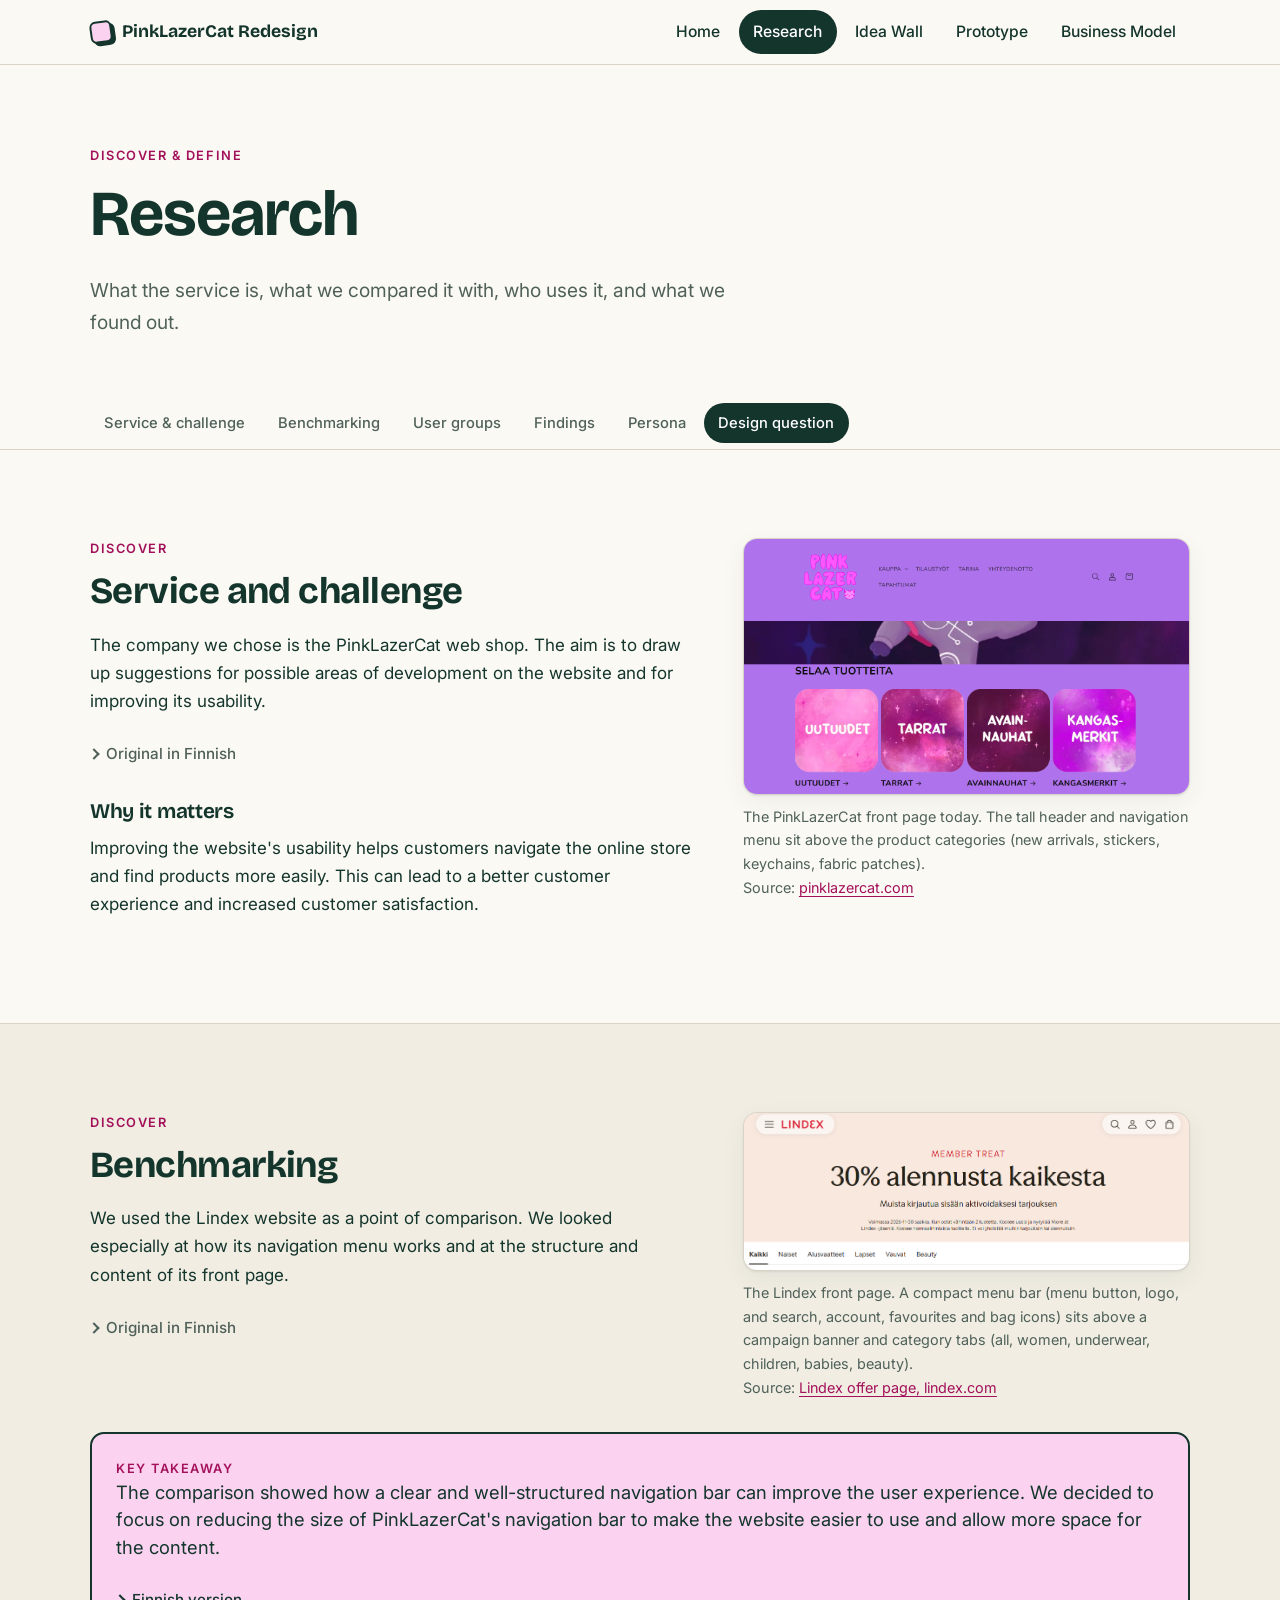
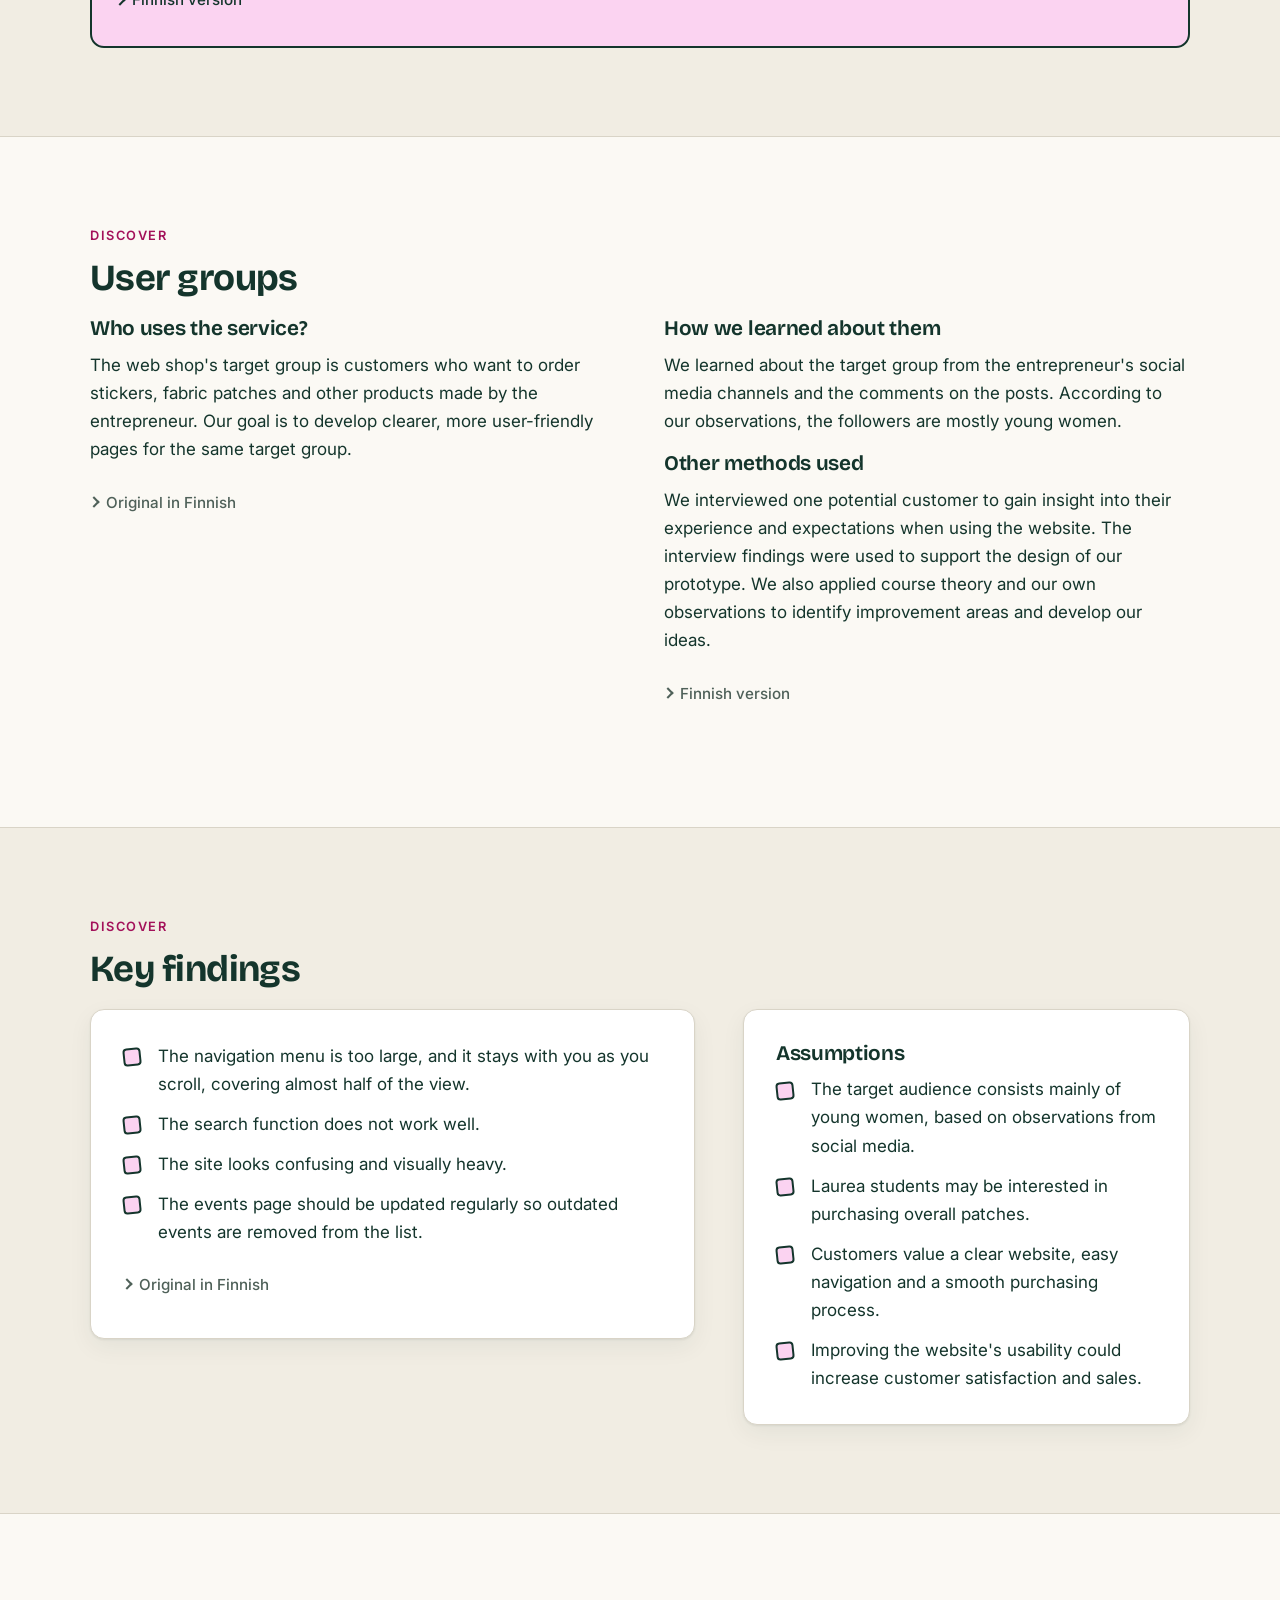
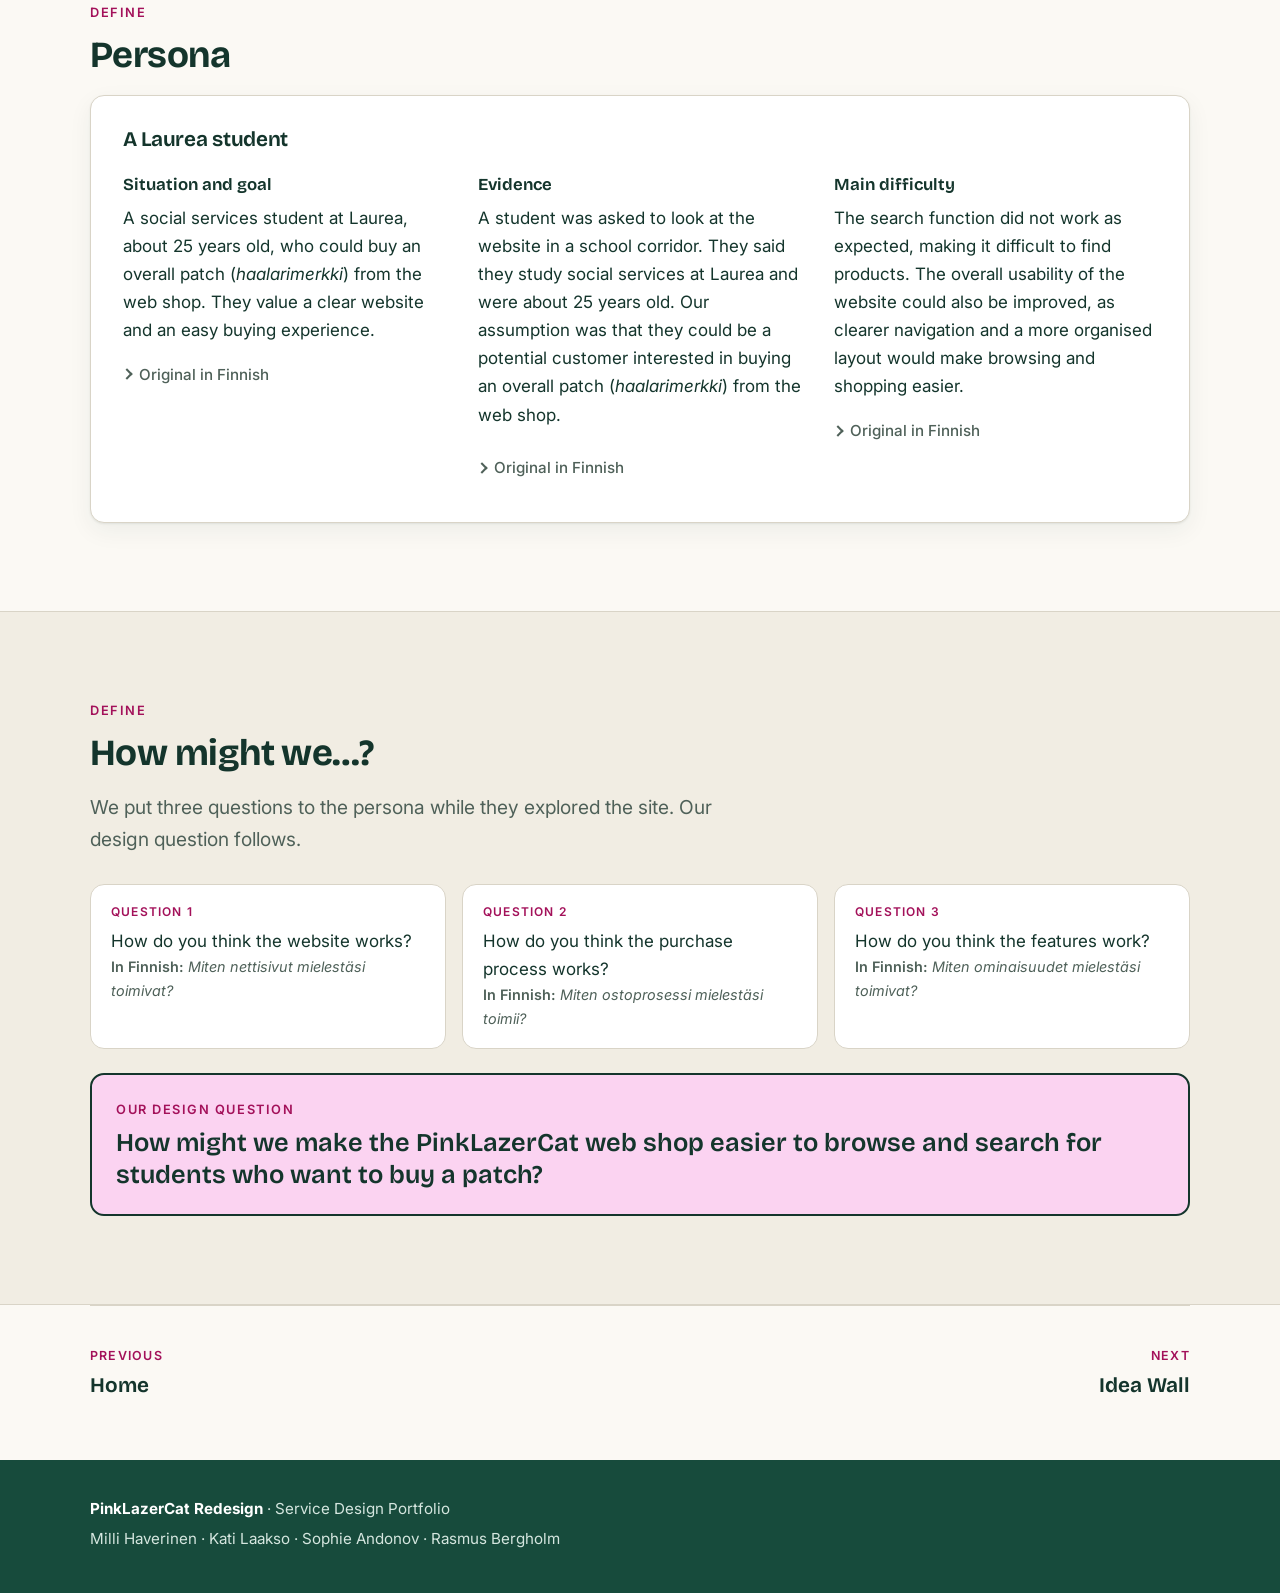
<file: research.html>
<!doctype html>
<html lang="en">
<head>
  <meta charset="utf-8">
  <meta name="viewport" content="width=device-width, initial-scale=1">
  <title>Research · PinkLazerCat Redesign</title>
  <meta name="description" content="Service context, benchmarking, user groups, findings, persona and design question for the PinkLazerCat web shop.">
  <link rel="icon" href="images/favicon.svg" type="image/svg+xml">
  <link rel="preconnect" href="https://fonts.googleapis.com">
  <link rel="preconnect" href="https://fonts.gstatic.com" crossorigin>
  <link rel="stylesheet" href="https://fonts.googleapis.com/css2?family=Bricolage+Grotesque:opsz,wght@12..96,500..800&family=Inter:wght@400;500;600&display=swap">
  <link rel="stylesheet" href="css/style.css">
  <script>document.documentElement.classList.add('js')</script>
  <script src="js/main.js" defer></script>
</head>
<body>
  <a class="skip-link" href="#main">Skip to content</a>

  <header class="site-header">
    <div class="container header-inner">
      <a class="brand" href="index.html"><span class="brand-mark" aria-hidden="true"></span>PinkLazerCat Redesign</a>
      <button class="nav-toggle" type="button" aria-expanded="false" aria-controls="site-nav">
        <span class="sr-only">Menu</span><span class="bars" aria-hidden="true"></span>
      </button>
      <nav id="site-nav" class="site-nav" aria-label="Main">
        <ul>
          <li><a href="index.html">Home</a></li>
          <li><a href="research.html" aria-current="page">Research</a></li>
          <li><a href="ideas.html">Idea Wall</a></li>
          <li><a href="prototype.html">Prototype</a></li>
          <li><a href="business-model.html">Business Model</a></li>
        </ul>
      </nav>
    </div>
  </header>

  <main id="main">

    <section class="page-hero">
      <div class="container">
        <p class="eyebrow">Discover &amp; Define</p>
        <h1>Research</h1>
        <p class="lede">What the service is, what we compared it with, who uses it, and what we found out.</p>
      </div>
    </section>

    <nav class="subnav" aria-label="On this page">
      <div class="container">
        <ul>
          <li><a href="#context">Service &amp; challenge</a></li>
          <li><a href="#benchmarking">Benchmarking</a></li>
          <li><a href="#users">User groups</a></li>
          <li><a href="#findings">Findings</a></li>
          <li><a href="#persona">Persona</a></li>
          <li><a href="#questions">Design question</a></li>
        </ul>
      </div>
    </nav>

    <!-- Service context -->
    <section class="section" id="context">
      <div class="container split split--wide-left">
        <div>
          <p class="eyebrow">Discover</p>
          <h2>Service and challenge</h2>
          <p>The company we chose is the PinkLazerCat web shop. The aim is to draw up suggestions for possible areas of development on the website and for improving its usability.</p>
          <details class="orig">
            <summary>Original in Finnish</summary>
            <blockquote class="fi" lang="fi">Valitsemamme yritys on PinkLazerCat-verkkokauppa. Tarkoituksena on laatia ehdotuksia verkkosivujen mahdollisista kehityskohteista ja käytettävyyden parantamisesta.</blockquote>
          </details>
          <h3>Why it matters</h3>
          <p>Improving the website's usability helps customers navigate the online store and find products more easily. This can lead to a better customer experience and increased customer satisfaction.</p>
        </div>
        <figure>
          <img class="shot" src="images/pinklazercat.png" width="1234" height="707" alt="Screenshot of the PinkLazerCat front page: a purple page with the pink Pink Lazer Cat logo and a navigation menu in a tall header, above four product category tiles: new arrivals, stickers, keychains and fabric patches." loading="lazy">
          <figcaption>The PinkLazerCat front page today. The tall header and navigation menu sit above the product categories (new arrivals, stickers, keychains, fabric patches).<br>Source: <a href="https://pinklazercat.com/">pinklazercat.com</a></figcaption>
        </figure>
      </div>
    </section>

    <!-- Benchmarking (moved here from the landing page) -->
    <section class="section section--alt" id="benchmarking">
      <div class="container">
        <div class="split split--wide-left">
          <div>
            <p class="eyebrow">Discover</p>
            <h2>Benchmarking</h2>
            <p>We used the Lindex website as a point of comparison. We looked especially at how its navigation menu works and at the structure and content of its front page.</p>
            <details class="orig">
              <summary>Original in Finnish</summary>
              <blockquote class="fi" lang="fi">Vertailukohtana käytimme Lindexin verkkosivuja. Tarkastelimme erityisesti navigointivalikon toimintaa ja etusivun rakennetta sekä sisältöä.</blockquote>
            </details>
          </div>
          <figure>
            <img class="shot" src="images/lindex.png" width="1023" height="362" alt="Screenshot of the Lindex front page: a rounded, compact top bar with a menu button, the Lindex logo and search, account, favourites and bag icons, a pale pink campaign banner reading 30% off everything, and category tabs below." loading="lazy">
            <figcaption>The Lindex front page. A compact menu bar (menu button, logo, and search, account, favourites and bag icons) sits above a campaign banner and category tabs (all, women, underwear, children, babies, beauty).<br>Source: <a href="https://www.lindex.com/fi/offer/cmwdfoutu2d1g06qrzkgoc9o4?hl=fi">Lindex offer page, lindex.com</a></figcaption>
          </figure>
        </div>
        <div class="chosen takeaway reveal">
          <p class="eyebrow">Key takeaway</p>
          <p>The comparison showed how a clear and well-structured navigation bar can improve the user experience. We decided to focus on reducing the size of PinkLazerCat's navigation bar to make the website easier to use and allow more space for the content.</p>
          <details class="orig">
            <summary>Finnish version</summary>
            <blockquote class="fi" lang="fi">Vertailu osoitti, kuinka selkeä ja hyvin jäsennelty navigointipalkki voi parantaa käyttökokemusta. Päätimme keskittyä PinkLazerCatin navigointipalkin pienentämiseen, jotta verkkosivusto olisi helpompi käyttää ja sisällölle jäisi enemmän tilaa.</blockquote>
          </details>
        </div>
      </div>
    </section>

    <!-- User groups -->
    <section class="section" id="users">
      <div class="container">
        <p class="eyebrow">Discover</p>
        <h2>User groups</h2>
        <div class="split">
          <div class="reveal">
            <h3>Who uses the service?</h3>
            <p>The web shop's target group is customers who want to order stickers, fabric patches and other products made by the entrepreneur. Our goal is to develop clearer, more user-friendly pages for the same target group.</p>
            <details class="orig">
              <summary>Original in Finnish</summary>
              <blockquote class="fi" lang="fi">Verkkokaupan kohderyhmään kuuluvat asiakkaat, jotka haluavat tilata tarroja, kangasmerkkejä ja muita yrittäjän valmistamia tuotteita. Tavoitteena on kehittää samalle kohderyhmälle selkeämmät ja käyttäjäystävällisemmät verkkosivut.</blockquote>
            </details>
          </div>
          <div class="reveal">
            <h3>How we learned about them</h3>
            <p>We learned about the target group from the entrepreneur's social media channels and the comments on the posts. According to our observations, the followers are mostly young women.</p>
            <h3>Other methods used</h3>
            <p>We interviewed one potential customer to gain insight into their experience and expectations when using the website. The interview findings were used to support the design of our prototype. We also applied course theory and our own observations to identify improvement areas and develop our ideas.</p>
            <details class="orig">
              <summary>Finnish version</summary>
              <blockquote class="fi" lang="fi">Kohderyhmästä saatiin tietoa yrittäjän sosiaalisen median kanavien ja julkaisujen kommenttien perusteella. Havaintojen mukaan seuraajakunta koostuu pääosin nuorista naisista.</blockquote>
              <blockquote class="fi" lang="fi">Haastattelimme yhtä potentiaalista asiakasta saadaksemme käsityksen hänen kokemuksistaan ja odotuksistaan verkkosivustoa käytettäessä. Haastattelun tuloksia hyödynnettiin prototyypin suunnittelun tukena. Lisäksi hyödynsimme kurssin teoriaa ja omia havaintojamme parannuskohteiden tunnistamiseen ja ideoidemme kehittämiseen.</blockquote>
            </details>

          </div>
        </div>
      </div>
    </section>

    <!-- Findings -->
    <section class="section section--alt" id="findings">
      <div class="container">
        <p class="eyebrow">Discover</p>
        <h2>Key findings</h2>
        <div class="split split--wide-left">
          <div class="card reveal">
            <ul class="findings">
              <li>The navigation menu is too large, and it stays with you as you scroll, covering almost half of the view.</li>
              <li>The search function does not work well.</li>
              <li>The site looks confusing and visually heavy.</li>
              <li>The events page should be updated regularly so outdated events are removed from the list.</li>
            </ul>
            <details class="orig">
              <summary>Original in Finnish</summary>
              <blockquote class="fi" lang="fi">Verkkosivujen keskeisiä kehityskohteita ovat liian suuri ja selatessa mukana pysyvä navigointivalikko, heikosti toimiva hakutoiminto sekä sivuston sekava ja visuaalisesti raskas ilme. Lisäksi tapahtumasivua tulisi päivittää säännöllisesti, jotta vanhentuneet tapahtumat poistuvat listauksesta.</blockquote>
            </details>
          </div>
          <div class="card reveal">
            <h3>Assumptions</h3>
            <ul class="findings">
              <li>The target audience consists mainly of young women, based on observations from social media.</li>
              <li>Laurea students may be interested in purchasing overall patches.</li>
              <li>Customers value a clear website, easy navigation and a smooth purchasing process.</li>
              <li>Improving the website's usability could increase customer satisfaction and sales.</li>
            </ul>
          </div>
        </div>
      </div>
    </section>

    <!-- Persona -->
    <section class="section" id="persona">
      <div class="container">
        <p class="eyebrow">Define</p>
        <h2>Persona</h2>
          <div class="card persona reveal">
            <h3>A Laurea student</h3>
            <dl>
              <div>
                <dt>Situation and goal</dt>
                <dd>
                  <p style="margin:0 0 .25rem">A social services student at Laurea, about 25 years old, who could buy an overall patch (<em>haalarimerkki</em>) from the web shop. They value a clear website and an easy buying experience.</p>
                  <details class="orig">
                    <summary>Original in Finnish</summary>
                    <blockquote class="fi" lang="fi">Noin 25-vuotias Laurean sosionomiopiskelija, joka voisi ostaa haalarimerkin verkkokaupasta. Hän arvostaa selkeää verkkosivustoa ja helppoa ostokokemusta.</blockquote>
                  </details>
                </dd>
              </div>
              <div>
                <dt>Evidence</dt>
                <dd>
                  <p>A student was asked to look at the website in a school corridor. They said they study social services at Laurea and were about 25 years old. Our assumption was that they could be a potential customer interested in buying an overall patch (<em>haalarimerkki</em>) from the web shop.</p>
                  <details class="orig">
                    <summary>Original in Finnish</summary>
                    <blockquote class="fi" lang="fi">Opiskelijaa pyydettiin tarkastelemaan verkkosivuja koulun käytävällä. Hän kertoi opiskelevansa sosionomiksi Laureassa ja oli iältään noin 25-vuotias. Oletuksena oli, että hän voisi olla potentiaalinen asiakas, joka olisi kiinnostunut ostamaan haalarimerkin verkkokaupasta.</blockquote>
                  </details>
                </dd>
              </div>
              <div>
                <dt>Main difficulty</dt>
                <dd>
                  <p style="margin:0">The search function did not work as expected, making it difficult to find products. The overall usability of the website could also be improved, as clearer navigation and a more organised layout would make browsing and shopping easier.</p>

<details class="orig">
  <summary>Original in Finnish</summary>
  <blockquote class="fi" lang="fi">Hakutoiminto ei toiminut odotetulla tavalla, mikä vaikeutti tuotteiden löytämistä. Myös verkkosivujen yleistä käytettävyyttä voisi parantaa selkeyttämällä navigointia ja sivuston rakennetta, jotta tuotteiden selaaminen ja ostaminen olisi helpompaa.</blockquote>
</details>
                </dd>
              </div>
            </dl>
          </div>
        </div>
    </section>

    <!-- Design question -->
    <section class="section section--alt" id="questions">
      <div class="container">
        <p class="eyebrow">Define</p>
        <h2>How might we…?</h2>
        <p class="lede" style="margin-bottom:1.75rem">We put three questions to the persona while they explored the site. Our design question follows.</p>
        <ol class="hmw">
          <li>
            <p>How do you think the website works?</p>
            <p class="alt" lang="fi">Miten nettisivut mielestäsi toimivat?</p>
          </li>
          <li>
            <p>How do you think the purchase process works?</p>
            <p class="alt" lang="fi">Miten ostoprosessi mielestäsi toimii?</p>
          </li>
          <li>
            <p>How do you think the features work?</p>
            <p class="alt" lang="fi">Miten ominaisuudet mielestäsi toimivat?</p>
          </li>
        </ol>
        <div class="chosen">
          <p class="eyebrow">Our design question</p>
          <p class="big">How might we make the PinkLazerCat web shop easier to browse and search for students who want to buy a patch?</p>
        </div>
      </div>
    </section>

    <div class="container">
      <nav class="pager" aria-label="Page navigation">
        <a href="index.html"><small>Previous</small><span>Home</span></a>
        <a class="next" href="ideas.html"><small>Next</small><span>Idea Wall</span></a>
      </nav>
    </div>
</main>

  <footer class="site-footer">
    <div class="container">
      <p><strong>PinkLazerCat Redesign</strong> · Service Design Portfolio</p>
      <p>Milli Haverinen · Kati Laakso · Sophie Andonov · Rasmus Bergholm</p>
    </div>
  </footer>
</body>
</html>
</file>
<file: css/style.css>
/* ==========================================================
   PinkLazerCat Redesign — Service Design Portfolio
   One stylesheet for all pages. Edit the tokens in :root first.
   ========================================================== */

:root {
  --ink: #14352c;          /* main text, deep green */
  --green: #174b3c;        /* hero / footer background (matches the template cover) */
  --green-deep: #0f3a2d;
  --cream: #fbf9f4;        /* page background */
  --paper: #ffffff;
  --pink: #fbd3f1;         /* sticky-note pink from the idea wall */
  --pink-strong: #f4a9de;
  --magenta: #a3115a;      /* accent for links and small labels (7:1 on cream) */
  --muted: #4f6159;
  --line: #d9d4c7;
  --shadow: 0 1px 2px rgba(20, 53, 44, .08), 0 8px 24px rgba(20, 53, 44, .06);

  --font-head: "Bricolage Grotesque", "Inter", system-ui, -apple-system, "Segoe UI", sans-serif;
  --font-body: "Inter", system-ui, -apple-system, "Segoe UI", Roboto, sans-serif;

  --radius: 14px;
  --wrap: 1100px;
}

*, *::before, *::after { box-sizing: border-box; }

html { scroll-behavior: smooth; scroll-padding-top: 96px; }

body {
  margin: 0;
  font-family: var(--font-body);
  font-size: 1.0625rem;
  line-height: 1.65;
  color: var(--ink);
  background: var(--cream);
  -webkit-font-smoothing: antialiased;
}

img { max-width: 100%; height: auto; display: block; }

h1, h2, h3, h4 {
  font-family: var(--font-head);
  line-height: 1.12;
  letter-spacing: -0.015em;
  margin: 0 0 .5em;
  text-wrap: balance;
}
h1 { font-size: clamp(2.4rem, 5.5vw, 4rem); font-weight: 700; }
h2 { font-size: clamp(1.7rem, 3.2vw, 2.3rem); font-weight: 700; }
h3 { font-size: 1.3rem; font-weight: 650; }
h4 { font-size: 1.05rem; font-weight: 650; }
p { margin: 0 0 1em; }
a { color: var(--magenta); text-underline-offset: 3px; }
a:hover { color: var(--ink); }

:focus-visible { outline: 3px solid var(--magenta); outline-offset: 3px; border-radius: 4px; }

.container { width: min(100% - 2rem, var(--wrap)); margin-inline: auto; }

.sr-only {
  position: absolute; width: 1px; height: 1px; padding: 0; margin: -1px;
  overflow: hidden; clip: rect(0, 0, 0, 0); white-space: nowrap; border: 0;
}

.skip-link {
  position: absolute; left: 1rem; top: -4rem; z-index: 100;
  background: var(--ink); color: #fff; padding: .6rem 1rem; border-radius: 8px;
}
.skip-link:focus { top: 1rem; color: #fff; }

/* ---------- Header / nav ---------- */

.site-header {
  position: sticky; top: 0; z-index: 50;
  background: rgba(251, 249, 244, .92);
  backdrop-filter: blur(8px);
  border-bottom: 1px solid var(--line);
}
.header-inner { display: flex; align-items: center; justify-content: space-between; gap: 1rem; min-height: 64px; }

.brand {
  display: inline-flex; align-items: center; gap: .6rem;
  font-family: var(--font-head); font-weight: 700; font-size: 1.1rem;
  color: var(--ink); text-decoration: none;
}
.brand-mark {
  width: 22px; height: 22px; background: var(--pink); border: 2px solid var(--ink);
  border-radius: 6px; transform: rotate(-8deg); box-shadow: 3px 3px 0 var(--ink);
}

.site-nav ul { list-style: none; margin: 0; padding: 0; display: flex; gap: .25rem; }
.site-nav a {
  display: inline-flex; align-items: center; min-height: 44px; padding: 0 .9rem;
  color: var(--ink); text-decoration: none; font-weight: 500; font-size: .98rem;
  border-radius: 999px;
}
.site-nav a:hover { background: var(--pink); }
.site-nav a[aria-current="page"] { background: var(--ink); color: #fff; }

.nav-toggle {
  display: none; width: 44px; height: 44px; border: 1.5px solid var(--ink);
  background: var(--paper); border-radius: 10px; cursor: pointer; position: relative;
}
.nav-toggle .bars, .nav-toggle .bars::before, .nav-toggle .bars::after {
  content: ""; position: absolute; left: 11px; right: 11px; height: 2px; background: var(--ink);
  transition: transform .2s, opacity .2s;
}
.nav-toggle .bars { top: 21px; }
.nav-toggle .bars::before { left: 0; right: 0; top: -6px; }
.nav-toggle .bars::after { left: 0; right: 0; top: 6px; }
.nav-toggle[aria-expanded="true"] .bars { background: transparent; }
.nav-toggle[aria-expanded="true"] .bars::before { transform: translateY(6px) rotate(45deg); }
.nav-toggle[aria-expanded="true"] .bars::after { transform: translateY(-6px) rotate(-45deg); }

@media (max-width: 820px) {
  .nav-toggle { display: inline-block; }
  .site-nav {
    position: absolute; left: 0; right: 0; top: 100%;
    background: var(--cream); border-bottom: 1px solid var(--line);
    display: none; padding: .5rem 1rem 1rem;
  }
  .js .site-nav.is-open { display: block; }
  html:not(.js) .site-nav { position: static; display: block; border: 0; padding: 0; }
  .site-nav ul { flex-direction: column; }
  .site-nav a { width: 100%; border-radius: 10px; }
  html:not(.js) .header-inner { flex-wrap: wrap; padding-block: .5rem; }
  html:not(.js) .site-nav ul { flex-direction: row; flex-wrap: wrap; }
  html:not(.js) .site-nav a { width: auto; }
}

/* ---------- Shared bits ---------- */

.eyebrow {
  font-size: .8rem; font-weight: 600; letter-spacing: .12em; text-transform: uppercase;
  color: var(--magenta); margin: 0 0 .75rem;
}

.btn {
  display: inline-flex; align-items: center; gap: .5rem; min-height: 48px; padding: 0 1.4rem;
  font: 600 1rem var(--font-body); text-decoration: none; cursor: pointer;
  border-radius: 999px; border: 2px solid var(--ink); background: var(--pink); color: var(--ink);
  transition: transform .15s, box-shadow .15s;
}
.btn:hover { transform: translate(-2px, -2px); box-shadow: 3px 3px 0 var(--ink); color: var(--ink); }
.btn--ghost { background: transparent; }
.btn--light { border-color: #fff; color: #fff; background: transparent; }
.btn--light:hover { color: #fff; box-shadow: 3px 3px 0 var(--pink); }
.btn[aria-disabled="true"] { opacity: .6; cursor: not-allowed; }
.btn[aria-disabled="true"]:hover { transform: none; box-shadow: none; }
.btn svg { width: 18px; height: 18px; }

.section { padding: clamp(3rem, 7vw, 5.5rem) 0; }
.section--alt { background: #f1ede3; border-block: 1px solid var(--line); }
.section-head { max-width: 46rem; margin-bottom: 2.25rem; }
.section-head p:last-child { margin-bottom: 0; }
.lede { font-size: 1.2rem; color: var(--muted); max-width: 42rem; }

.page-hero { padding: clamp(3rem, 7vw, 5rem) 0 clamp(1.5rem, 3vw, 2.5rem); }
.page-hero h1 { margin-bottom: .4em; }

.card {
  background: var(--paper); border: 1px solid var(--line); border-radius: var(--radius);
  padding: clamp(1.25rem, 3vw, 2rem); box-shadow: var(--shadow);
}
.card > :last-child { margin-bottom: 0; }

/* The team's own Finnish words, with a short English gloss under them */
.fi {
  margin: 0 0 .6rem; padding: .1rem 0 .1rem 1.1rem; border-left: 4px solid var(--pink-strong);
  font-size: 1.05rem;
}
.gloss { margin: 0 0 1.5rem; font-size: .95rem; color: var(--muted); }
.gloss::before { content: "In English: "; font-weight: 600; }

/* English is the main text; the Finnish original sits in a collapsed block */
.orig { margin: 0 0 1.5rem; font-size: .95rem; }
.orig summary {
  display: inline-flex; align-items: center; gap: .5rem; min-height: 44px; cursor: pointer;
  color: var(--muted); font-weight: 500; list-style: none;
}
.orig summary::-webkit-details-marker { display: none; }
.orig summary::before {
  content: ""; width: .5rem; height: .5rem; border-right: 2px solid currentColor; border-bottom: 2px solid currentColor;
  transform: rotate(-45deg); transition: transform .2s;
}
.orig[open] summary::before { transform: rotate(45deg); }
.orig summary:hover { color: var(--ink); }
.orig .fi { margin: .25rem 0 0; font-size: .98rem; color: var(--muted); }
.orig .fi + .fi { margin-top: .75rem; }
.alt { margin: .35rem 0 0; font-size: .9rem; color: var(--muted); font-style: italic; }
.alt::before { content: "In Finnish: "; font-weight: 600; font-style: normal; }

.sources { margin: 0 0 1rem; padding-left: 1.2rem; display: grid; gap: .6rem; }
.note { margin: 0; font-size: .92rem; color: var(--muted); }

/* Things the team still has to write or add */
.todo {
  border: 2px dashed var(--pink-strong); background: #fff6fc; border-radius: var(--radius);
  padding: 1rem 1.25rem; color: var(--muted); font-size: .98rem;
}
.todo strong { color: var(--magenta); font-size: .75rem; letter-spacing: .1em; text-transform: uppercase; display: block; margin-bottom: .25rem; }
.todo > :last-child { margin-bottom: 0; }

.tag {
  display: inline-block; font-size: .72rem; font-weight: 600; letter-spacing: .08em; text-transform: uppercase;
  padding: .15rem .55rem; border-radius: 999px; background: var(--pink); color: var(--ink);
}
.tag--draft { background: #fff6fc; border: 1px dashed var(--magenta); color: var(--magenta); }

/* Image placeholders: swap the <div class="placeholder"> for an <img> */
.placeholder {
  display: grid; place-items: center; text-align: center; padding: 1.5rem;
  aspect-ratio: 16 / 9; width: 100%;
  background:
    repeating-linear-gradient(45deg, transparent 0 12px, rgba(20,53,44,.04) 12px 24px),
    #efeadd;
  border: 2px dashed #a9a28f; border-radius: var(--radius);
  color: var(--muted); font-size: .95rem;
}
.placeholder--tall { aspect-ratio: 4 / 5; }
figure { margin: 0; }
.shot { width: 100%; height: auto; border: 1px solid var(--line); border-radius: var(--radius); box-shadow: var(--shadow); background: var(--paper); }
figcaption { margin-top: .6rem; font-size: .9rem; color: var(--muted); }

.split { display: grid; grid-template-columns: repeat(2, minmax(0, 1fr)); gap: clamp(1.5rem, 4vw, 3rem); align-items: start; }
.split--wide-left { grid-template-columns: minmax(0, 1.15fr) minmax(0, .85fr); }
@media (max-width: 820px) { .split, .split--wide-left { grid-template-columns: minmax(0, 1fr); } }

.stack > * + * { margin-top: 1.5rem; }

/* Scroll reveal (only when JS is on, and never with reduced motion) */
.js .reveal { opacity: 0; transform: translateY(18px); transition: opacity .6s ease, transform .6s ease; }
.js .reveal.is-visible { opacity: 1; transform: none; }
@media (prefers-reduced-motion: reduce) {
  html { scroll-behavior: auto; }
  .js .reveal { opacity: 1; transform: none; transition: none; }
}

/* ---------- Landing hero ---------- */

.hero { background: var(--green); color: #fff; padding: clamp(3.5rem, 9vw, 7rem) 0; position: relative; overflow: hidden; }
.hero .eyebrow { color: var(--pink); }
.hero h1 { color: #fff; max-width: 14ch; }
.hero .lede { color: #d5e6df; }
.hero-actions { display: flex; flex-wrap: wrap; gap: .75rem; margin-top: 2rem; }
.hero-notes { position: absolute; right: -2rem; top: 2rem; width: min(42vw, 420px); pointer-events: none; }
.hero-notes span {
  position: absolute; display: grid; place-items: center; text-align: center;
  width: 130px; height: 130px; padding: 1rem; background: var(--pink); color: var(--ink);
  font-family: var(--font-head); font-weight: 600; font-size: 1rem; line-height: 1.2;
  box-shadow: 4px 8px 18px rgba(0,0,0,.25);
}
.hero-notes span:nth-child(1) { left: 0;    top: 20px;  transform: rotate(-6deg); }
.hero-notes span:nth-child(2) { left: 150px; top: 0;     transform: rotate(4deg); }
.hero-notes span:nth-child(3) { left: 60px;  top: 160px; transform: rotate(3deg); }
.hero-notes span:nth-child(4) { left: 215px; top: 150px; transform: rotate(-4deg); }
@media (max-width: 960px) { .hero-notes { display: none; } }

/* ---------- Team ---------- */

.team { display: flex; flex-direction: column; gap: 1.5rem; }
.member {
  display: flex; align-items: center; gap: clamp(1.25rem, 3vw, 2rem);
  width: min(100%, 820px);
  background: var(--paper); border: 1px solid var(--line); border-radius: var(--radius);
  padding: clamp(1.25rem, 3vw, 1.75rem); box-shadow: var(--shadow);
}
.member:nth-child(odd)  { margin-right: auto; }
.member:nth-child(even) { margin-left: auto; flex-direction: row-reverse; }
.member-photo {
  flex: 0 0 auto; width: 150px; height: 150px; object-fit: cover;
  border-radius: 50%; border: 3px solid var(--ink); background: var(--pink);
}
.member-body { min-width: 0; }
.member-body h3 { margin-bottom: .15em; }
.member-role { margin: 0 0 .6rem; font-size: .92rem; font-weight: 600; color: var(--magenta); }
.member-body p:last-child { margin-bottom: 0; }
@media (max-width: 640px) {
  .member, .member:nth-child(even) { flex-direction: column; align-items: flex-start; text-align: left; width: 100%; }
  .member-photo { width: 120px; height: 120px; }
}

/* ---------- Journey cards (landing) ---------- */

.journey { display: grid; grid-template-columns: repeat(auto-fit, minmax(230px, 1fr)); gap: 1rem; }
.journey a {
  display: flex; flex-direction: column; gap: .35rem; height: 100%;
  padding: 1.4rem; text-decoration: none; color: var(--ink);
  background: var(--paper); border: 1.5px solid var(--ink); border-radius: var(--radius);
  transition: transform .15s, box-shadow .15s, background .15s;
}
.journey a:hover { transform: translate(-3px, -3px); box-shadow: 5px 5px 0 var(--ink); background: var(--pink); }
.journey .step { font-size: .8rem; font-weight: 600; letter-spacing: .1em; text-transform: uppercase; color: var(--magenta); }
.journey h3 { margin: 0; }
.journey p { margin: 0; font-size: .96rem; color: var(--muted); }

/* ---------- In-page nav (Research) ---------- */

.subnav { position: sticky; top: 64px; z-index: 40; background: var(--cream); border-bottom: 1px solid var(--line); }
.subnav ul { list-style: none; margin: 0; padding: .4rem 0; display: flex; gap: .25rem; overflow-x: auto; }
.subnav a {
  display: inline-flex; align-items: center; min-height: 40px; padding: 0 .9rem; white-space: nowrap;
  font-size: .92rem; font-weight: 500; color: var(--muted); text-decoration: none; border-radius: 999px;
}
.subnav a:hover { background: var(--pink); color: var(--ink); }
.subnav a.is-active { background: var(--ink); color: #fff; }

/* ---------- Research ---------- */

.phase-label { display: flex; align-items: center; gap: .75rem; margin-bottom: 1rem; }
.phase-label .tag { background: var(--ink); color: #fff; }

.findings { list-style: none; margin: 0; padding: 0; display: grid; gap: .75rem; }
.findings li { display: grid; grid-template-columns: 1.6rem 1fr; gap: .6rem; }
.findings li::before {
  content: ""; width: 1.1rem; height: 1.1rem; margin-top: .4rem; background: var(--pink);
  border: 2px solid var(--ink); border-radius: 4px; transform: rotate(-6deg);
}

.persona h3 { margin-bottom: 0; }
.persona dl { margin: 1.25rem 0 0; display: grid; grid-template-columns: repeat(3, minmax(0, 1fr)); gap: 1.5rem 2rem; }
@media (max-width: 900px) { .persona dl { grid-template-columns: minmax(0, 1fr); } }
.persona dt { font-family: var(--font-head); font-weight: 650; font-size: 1.05rem; margin-bottom: .35rem; }
.persona dd { margin: 0; }
.persona dd .orig { margin: .5rem 0 0; }

.hmw { list-style: none; margin: 0 0 1.5rem; padding: 0; display: grid; grid-template-columns: repeat(auto-fit, minmax(240px, 1fr)); gap: 1rem; counter-reset: q; }
.hmw li { counter-increment: q; background: var(--paper); border: 1px solid var(--line); border-radius: var(--radius); padding: 1.1rem 1.25rem; }
.hmw li::before { content: "Question " counter(q); display: block; margin-bottom: .3rem; font-size: .75rem; font-weight: 600; letter-spacing: .1em; text-transform: uppercase; color: var(--magenta); }
.hmw li > p { margin: 0; }
.hmw .gloss { margin: .35rem 0 0; }
.chosen { border: 2px solid var(--ink); background: var(--pink); border-radius: var(--radius); padding: 1.5rem; }
.chosen p { margin: 0; }
.takeaway { margin-top: 2rem; }
.takeaway .eyebrow { margin: 0 0 .5rem; }
.takeaway p:not(.eyebrow) { font-size: 1.15rem; line-height: 1.5; }
.takeaway .orig { margin: 1rem 0 0; }
.takeaway .orig summary, .takeaway .orig .fi { color: var(--ink); }
.takeaway .orig .fi { border-left-color: var(--ink); font-size: .98rem; }
.chosen .eyebrow { margin: 0; }
.chosen .big { font-family: var(--font-head); font-size: clamp(1.25rem, 2.5vw, 1.6rem); font-weight: 600; line-height: 1.25; margin-top: .4rem; }

/* ---------- Idea wall ---------- */

.idea-tools { display: flex; flex-wrap: wrap; align-items: center; gap: 1rem; margin-bottom: 1.5rem; }
.idea-tools p { margin: 0; color: var(--muted); font-size: .95rem; }

.idea-group + .idea-group { margin-top: 3rem; }
.idea-group > h3 { margin-bottom: 1rem; display: flex; align-items: baseline; gap: .75rem; }
.idea-group > h3 small { font: 500 .9rem var(--font-body); color: var(--muted); }

.ideas { display: grid; grid-template-columns: repeat(2, minmax(0, 1fr)); gap: 1rem; align-items: start; }
@media (max-width: 760px) { .ideas { grid-template-columns: minmax(0, 1fr); } }

.idea { background: var(--paper); border: 1px solid var(--line); border-radius: 6px; box-shadow: var(--shadow); }
.idea summary {
  list-style: none; cursor: pointer; display: flex; align-items: center; justify-content: space-between; gap: 1rem;
  min-height: 64px; padding: 1rem 1.25rem;
  background: var(--pink); border-radius: 6px 6px 0 0;
  font-family: var(--font-head); font-weight: 600; font-size: 1.1rem; line-height: 1.25;
}
.idea:not([open]) summary { border-radius: 6px; }
.idea summary::-webkit-details-marker { display: none; }
.idea summary:hover { background: var(--pink-strong); }
.idea summary svg { flex: 0 0 auto; width: 20px; height: 20px; transition: transform .2s; }
.idea[open] summary svg { transform: rotate(180deg); }
.idea-body { padding: 1rem 1.25rem 1.25rem; }
.idea-body p { margin: 0 0 .75rem; }
.idea-body p:last-child { margin-bottom: 0; }
.idea .tags { display: flex; flex-wrap: wrap; gap: .4rem; margin-top: .75rem; }

.selection-quote { max-width: 46rem; }

/* ---------- Business Model Canvas ---------- */

.bmc {
  display: grid; gap: 0; border: 2px solid var(--ink); border-radius: var(--radius); overflow: hidden; background: var(--ink);
  grid-template-columns: repeat(10, minmax(0, 1fr));
  grid-template-areas:
    "kp kp ka ka vp vp cr cr cs cs"
    "kp kp kr kr vp vp ch ch cs cs"
    "cost cost cost cost cost rev rev rev rev rev";
  gap: 2px;
}
.bmc-block { background: var(--paper); padding: 1.1rem 1.1rem 1.25rem; min-width: 0; }
.bmc-block h3 { font-size: 1.15rem; margin-bottom: .15rem; }
.bmc-block .prompt { font-size: .8rem; font-style: italic; color: var(--muted); margin-bottom: .75rem; line-height: 1.4; }
.bmc-block ul { margin: 0; padding-left: 1.1rem; display: grid; gap: .4rem; font-size: .93rem; line-height: 1.45; }
.bmc-block .tag { margin-top: .9rem; }
.bmc-block--vp { background: var(--pink); }
.bmc-block li.todo-li { color: var(--muted); font-style: italic; }
.b-kp { grid-area: kp; } .b-ka { grid-area: ka; } .b-kr { grid-area: kr; } .b-vp { grid-area: vp; }
.b-cr { grid-area: cr; } .b-ch { grid-area: ch; } .b-cs { grid-area: cs; } .b-cost { grid-area: cost; } .b-rev { grid-area: rev; }

@media (max-width: 1020px) {
  .bmc { grid-template-columns: repeat(2, minmax(0, 1fr)); grid-template-areas: none; }
  .bmc-block { grid-area: auto !important; }
  .bmc .b-vp { grid-column: 1 / -1; }
}
@media (max-width: 620px) {
  .bmc { grid-template-columns: minmax(0, 1fr); }
}

.credit { font-size: .85rem; color: var(--muted); margin-top: 1rem; }

/* ---------- Pager + footer ---------- */

.pager { display: flex; justify-content: space-between; flex-wrap: wrap; gap: 1rem; padding-block: 2.5rem 3.5rem; border-top: 1px solid var(--line); }
.pager a { display: inline-flex; flex-direction: column; gap: .15rem; text-decoration: none; color: var(--ink); min-height: 44px; }
.pager small { font-size: .78rem; font-weight: 600; letter-spacing: .1em; text-transform: uppercase; color: var(--magenta); }
.pager span { font-family: var(--font-head); font-size: 1.3rem; font-weight: 650; }
.pager a:hover span { text-decoration: underline; text-decoration-color: var(--pink-strong); text-decoration-thickness: 4px; }
.pager .next { text-align: right; margin-left: auto; }

.site-footer { background: var(--green); color: #d5e6df; padding: 2.25rem 0; font-size: .95rem; }
.site-footer p { margin: 0 0 .35rem; }
.site-footer strong { color: #fff; }
.site-footer a { color: var(--pink); }

/* Implementation notes inside the chosen-idea card */
.impl { margin-top: 1.5rem; padding-top: 1.25rem; border-top: 1px solid var(--line); }
.impl h4 { margin: 0 0 .35rem; }
.impl h4 + p { margin: 0 0 1rem; }
.impl .orig { margin: 0; }

.findings + .orig { margin-top: 1rem; }
</file>
